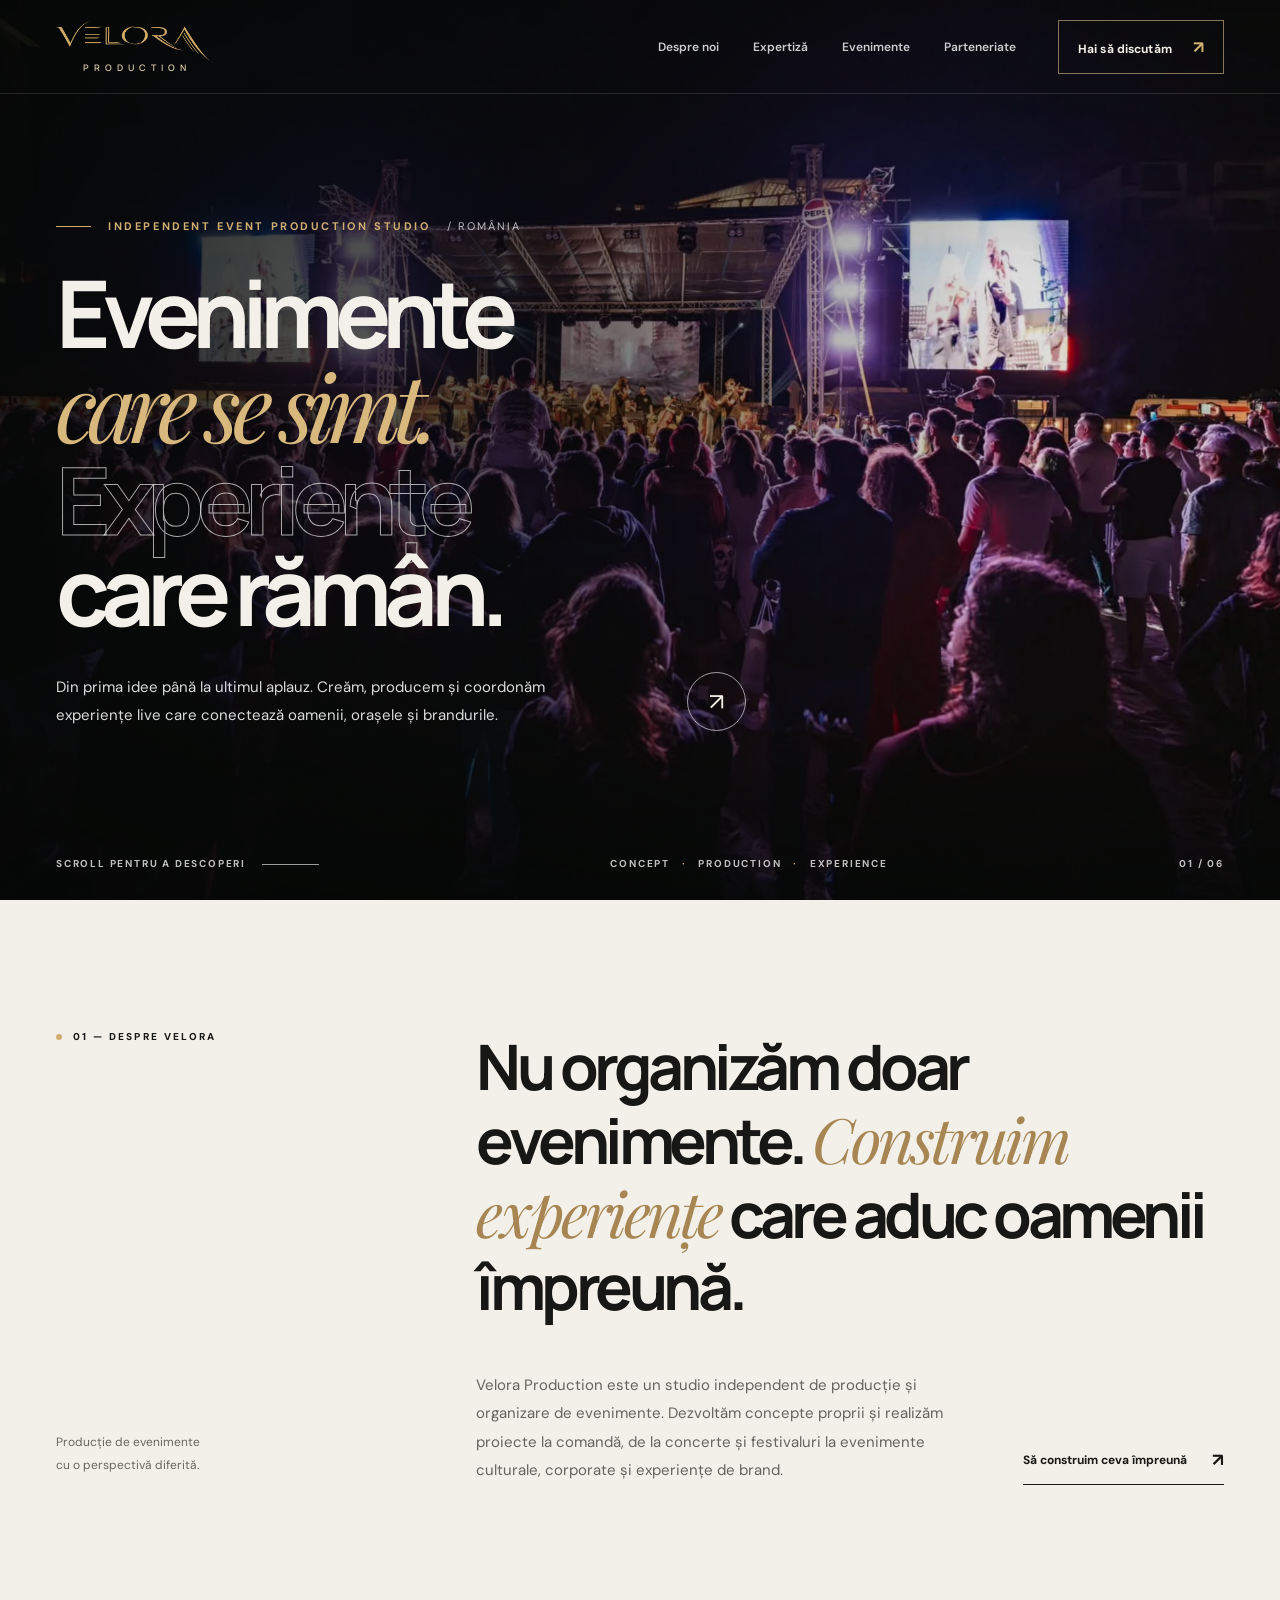
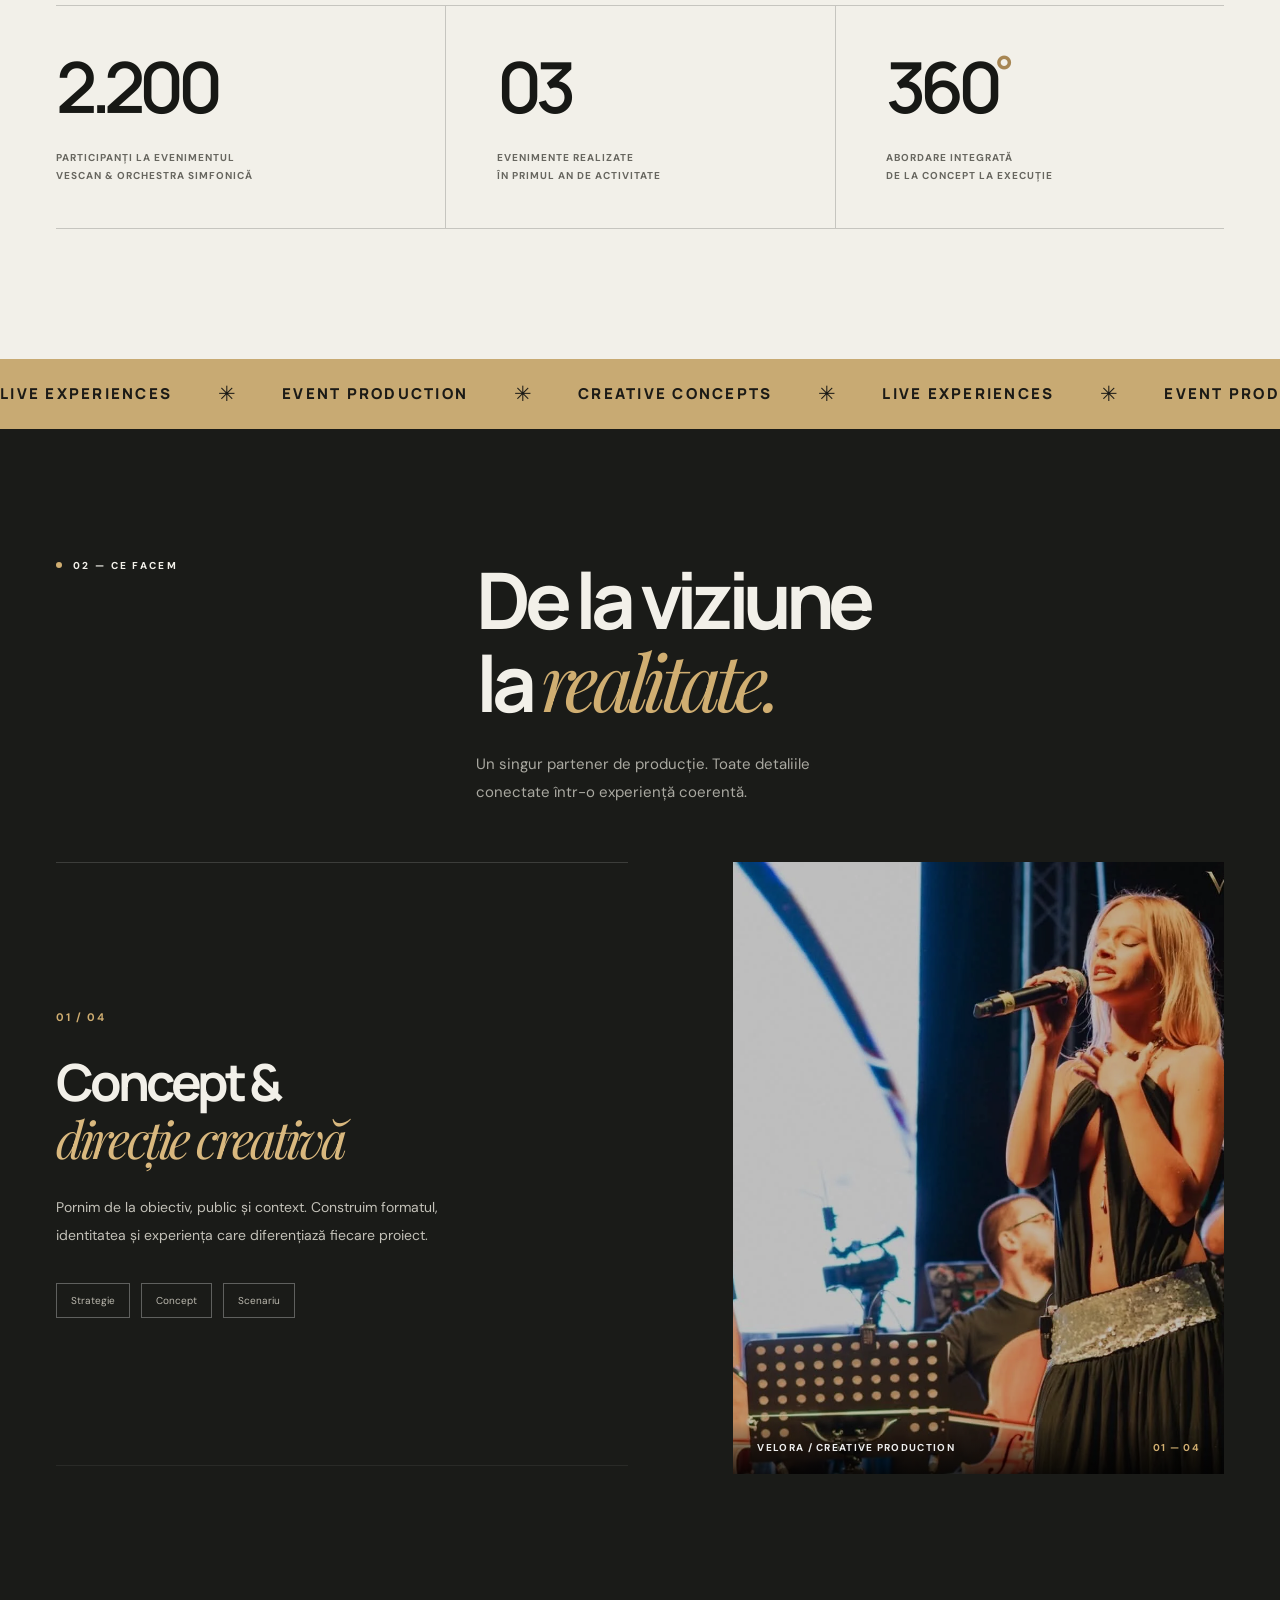
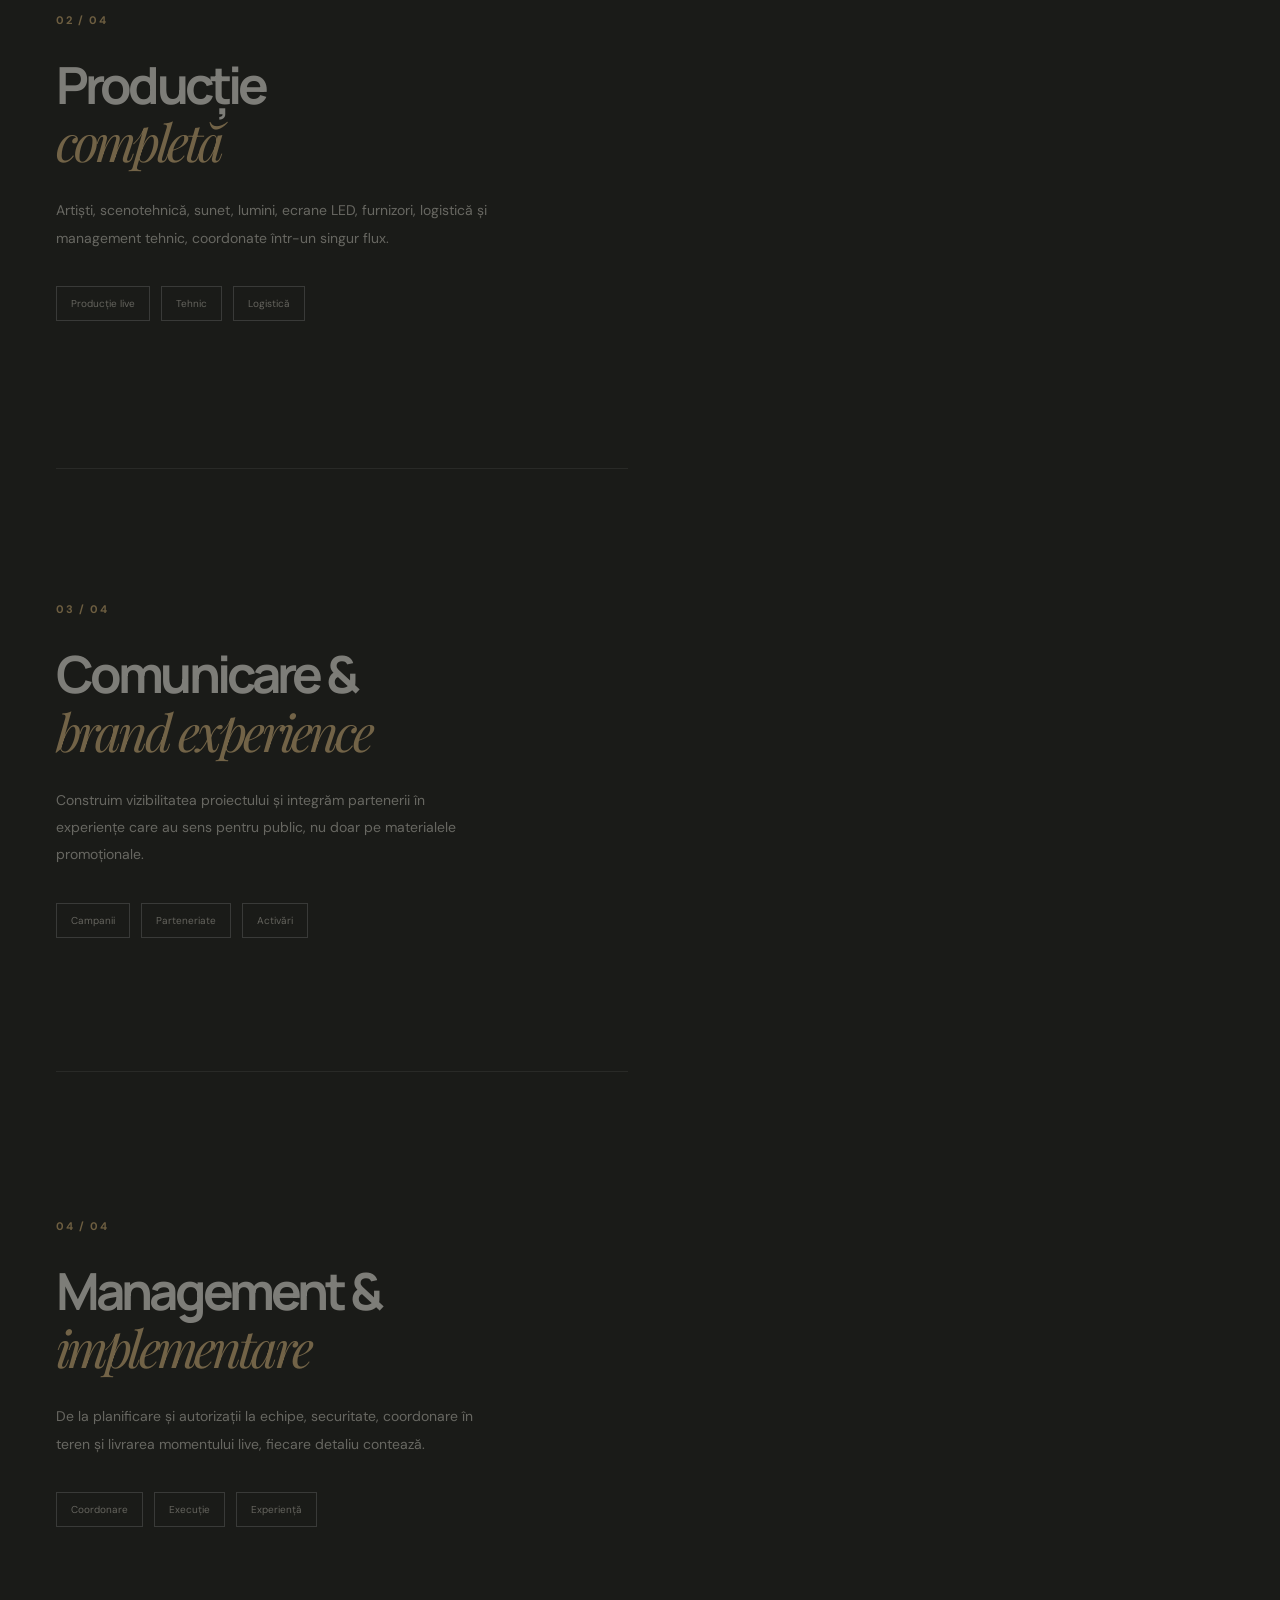
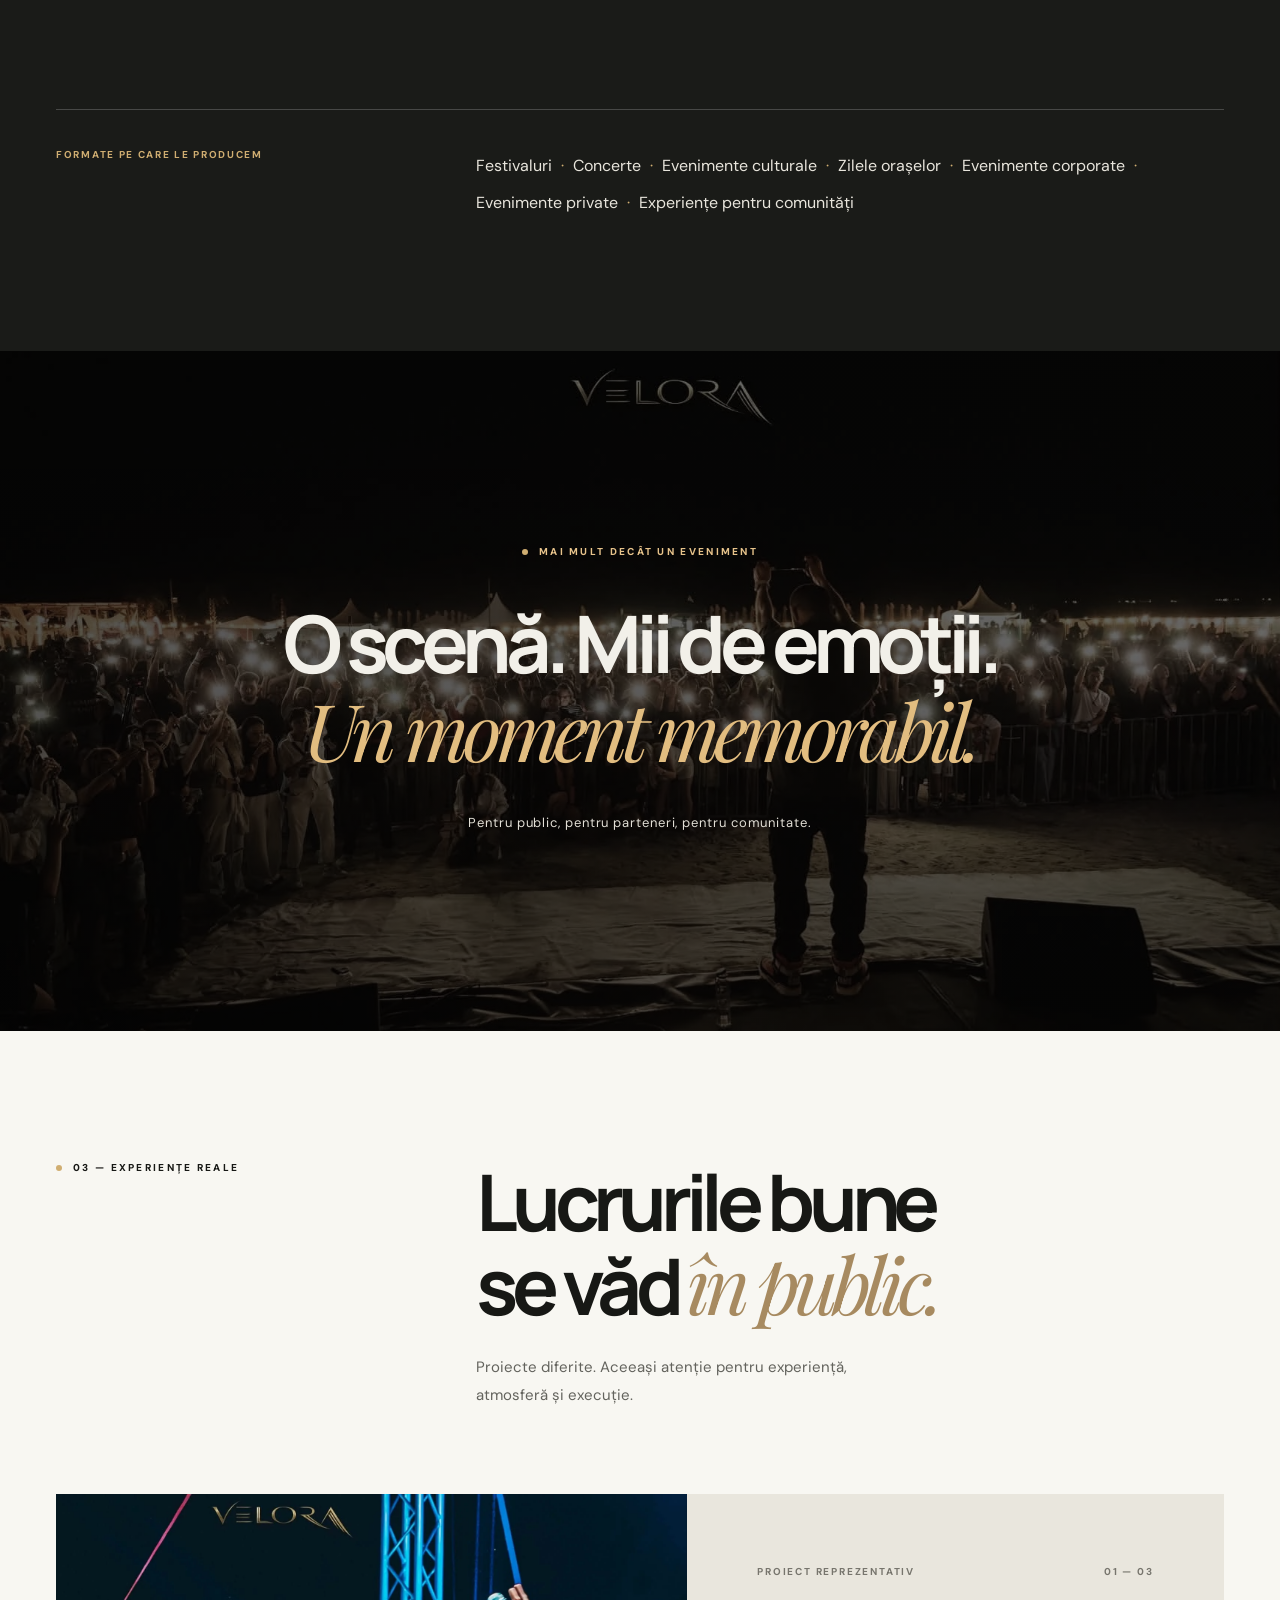
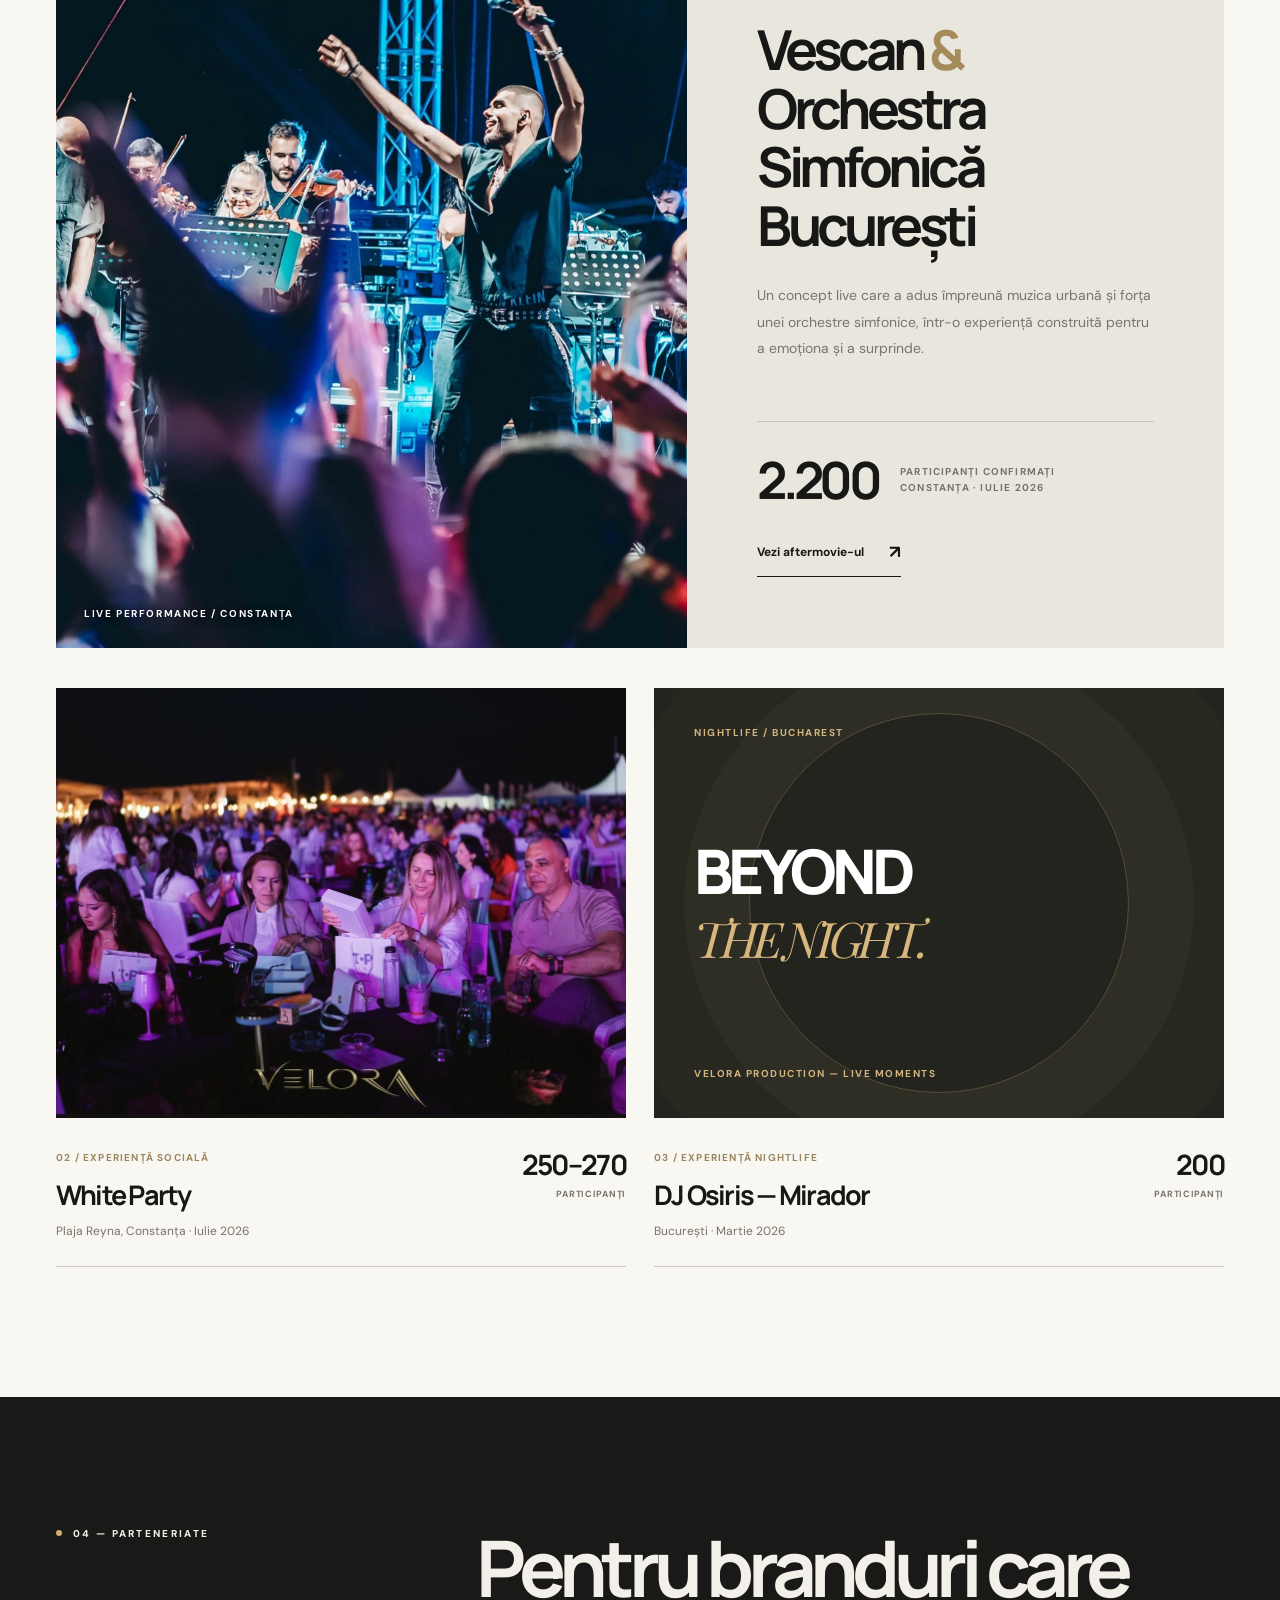
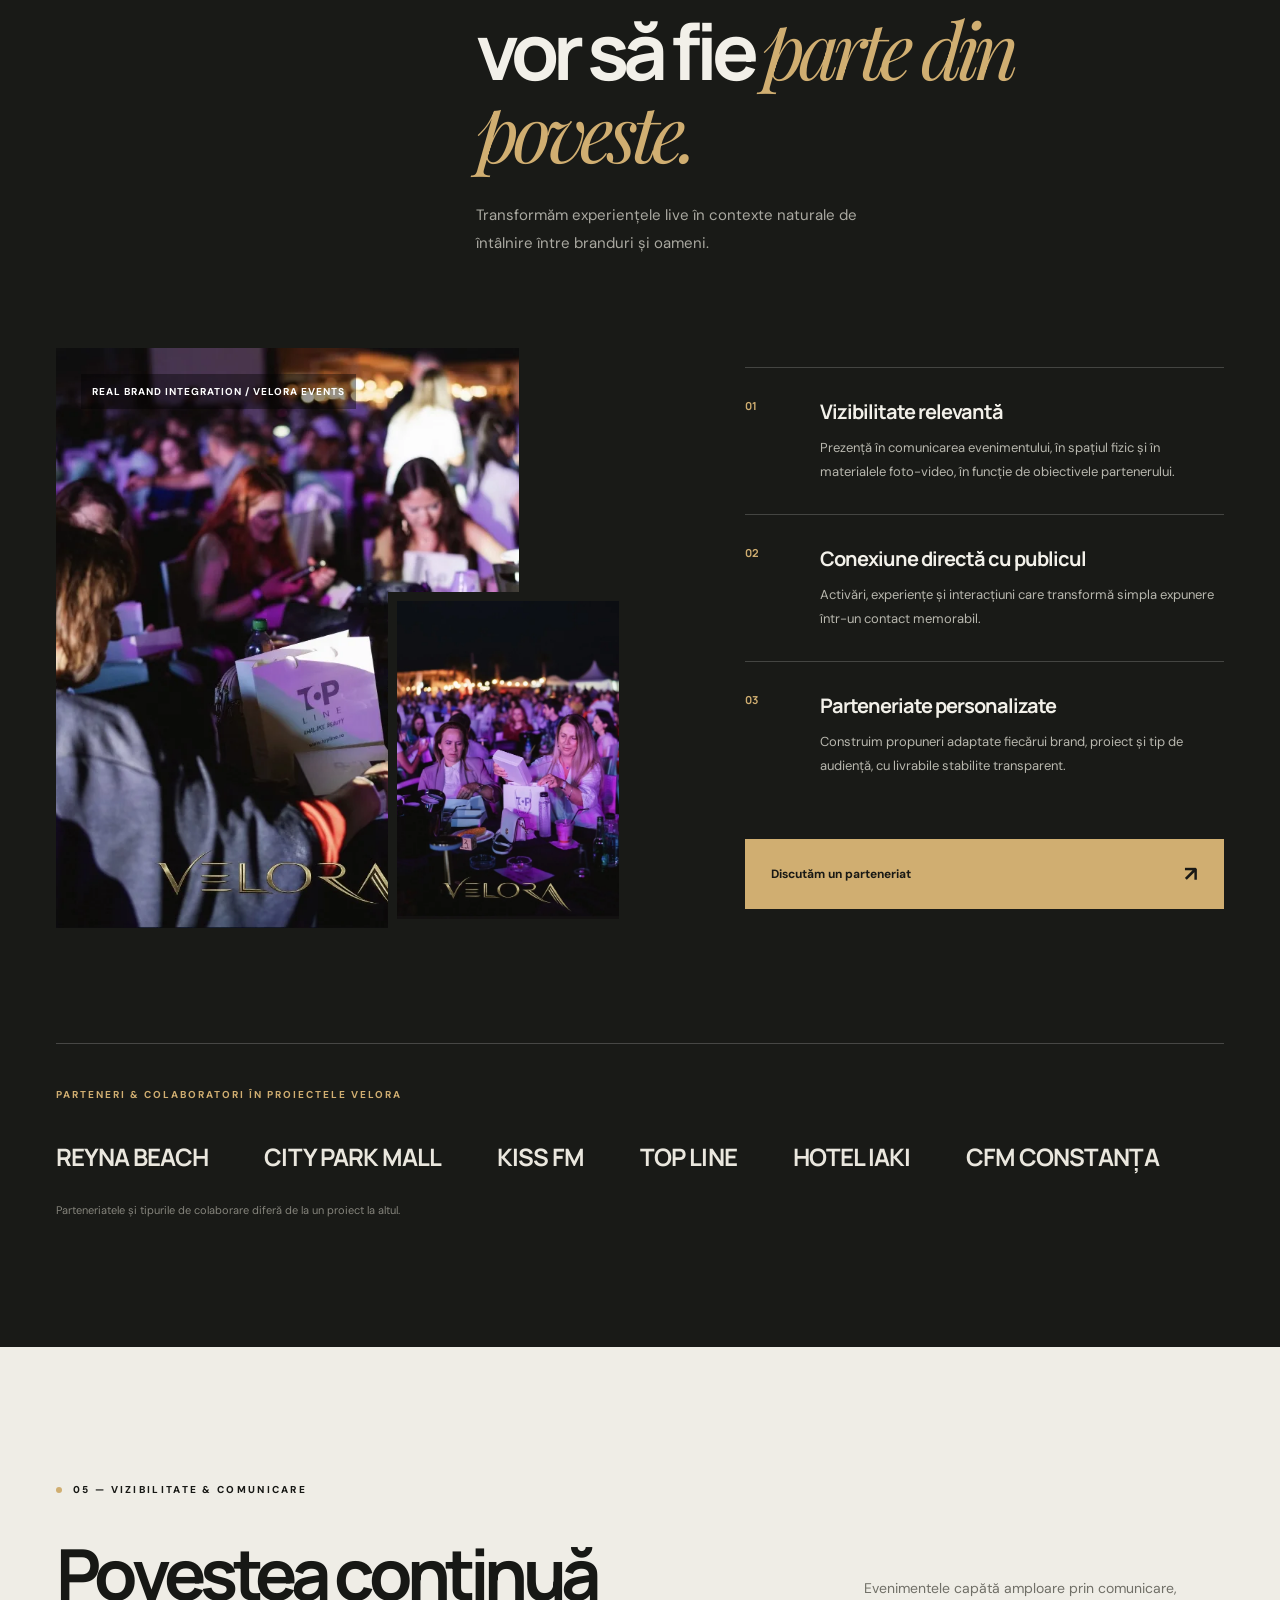
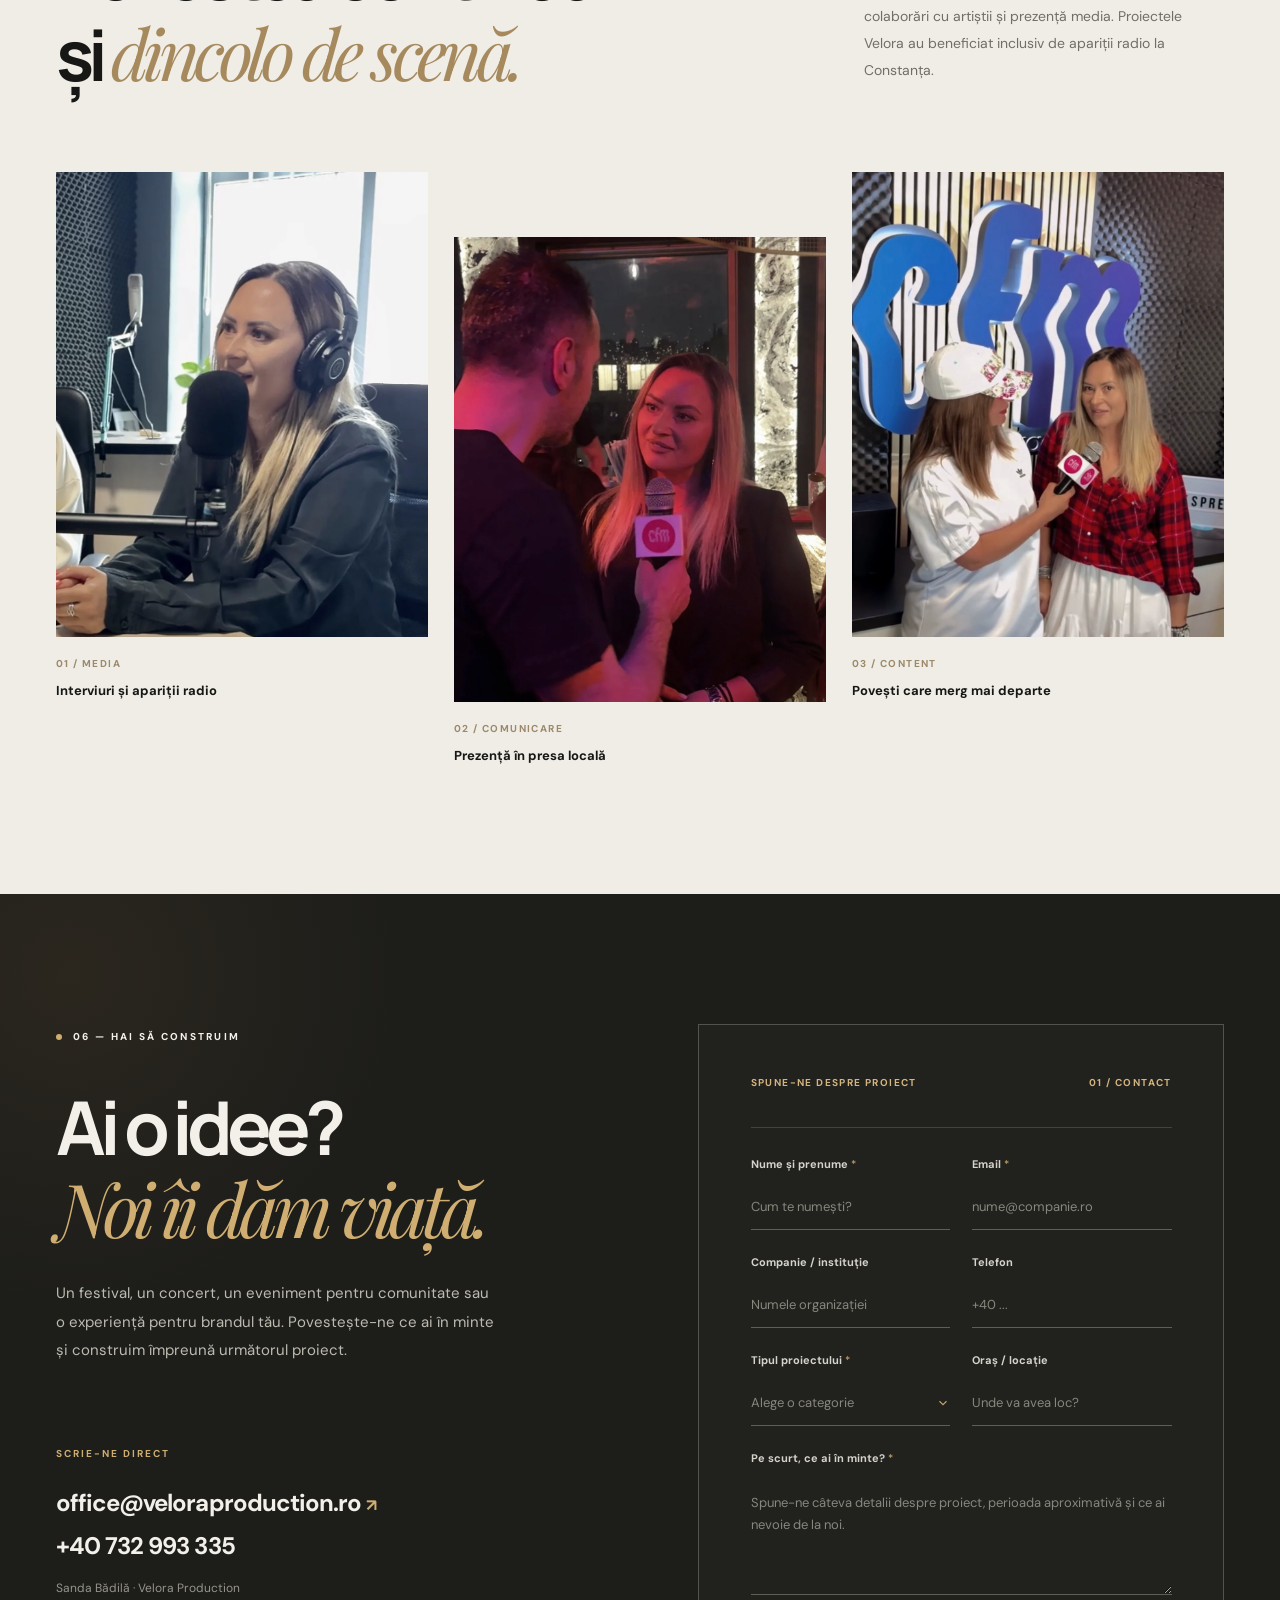
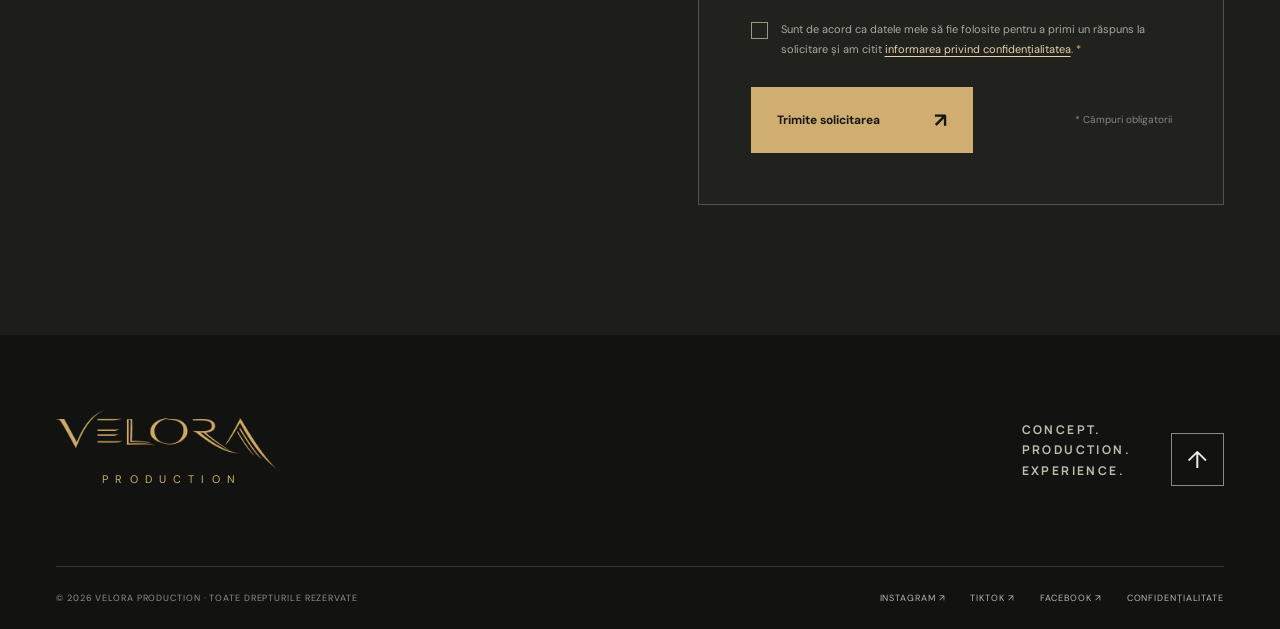
<file: index.html>
<!doctype html>
<html lang="ro">
<head>
  <meta charset="utf-8">
  <meta name="viewport" content="width=device-width, initial-scale=1">
  <meta name="theme-color" content="#141513">
  <meta name="description" content="Velora Production creează și produce experiențe live: festivaluri, concerte, evenimente culturale, corporate și activări de brand. De la concept până la ultimul detaliu.">
  <meta property="og:type" content="website">
  <meta property="og:title" content="Velora Production — Experiențe live, fără compromisuri">
  <meta property="og:description" content="Concept. Producție. Experiență. Evenimente create să rămână în memoria oamenilor.">
  <meta property="og:image" content="assets/social-preview.jpg">
  <meta name="color-scheme" content="dark light">
  <title>Velora Production — Producție de evenimente & experiențe live</title>
  <link rel="icon" href="favicon.svg" type="image/svg+xml">
  <link rel="preconnect" href="https://fonts.googleapis.com">
  <link rel="preconnect" href="https://fonts.gstatic.com" crossorigin>
  <link href="https://fonts.googleapis.com/css2?family=DM+Sans:wght@400;500;600;700&family=Manrope:wght@400;500;600;700;800&family=Playfair+Display:ital,wght@1,400;1,500&display=swap" rel="stylesheet">
  <link rel="preload" as="image" href="assets/hero.webp">
  <link rel="stylesheet" href="styles.css">
  <script defer src="script.js"></script>
</head>
<body>
  <a class="skip-link" href="#continut">Sari la conținut</a>
  <div class="site-progress" aria-hidden="true"><span id="progressBar"></span></div>
  <header class="site-header" id="siteHeader">
    <nav class="nav wrap" aria-label="Navigare principală">
      <a class="brand" href="#acasa" aria-label="Velora Production — Acasă"><img src="assets/logo-gold.png" alt="Velora" width="156" height="42"><span>PRODUCTION</span></a>
      <div class="nav-links" id="navLinks">
        <a href="#despre">Despre noi</a>
        <a href="#expertiza">Expertiză</a>
        <a href="#evenimente">Evenimente</a>
        <a href="#parteneriate">Parteneriate</a>
        <a href="#contact" class="nav-mobile-cta">Contactează-ne <span aria-hidden="true">↗</span></a>
      </div>
      <a class="nav-cta" href="#contact">Hai să discutăm <span aria-hidden="true">↗</span></a>
      <button class="menu-toggle" id="menuToggle" type="button" aria-label="Deschide meniul" aria-controls="navLinks" aria-expanded="false"><span></span><span></span></button>
    </nav>
  </header>

  <main id="continut">
    <section class="hero" id="acasa" aria-labelledby="heroTitle">
      <div class="hero-image" role="img" aria-label="Public la un eveniment muzical produs de Velora"></div>
      <div class="hero-vignette" aria-hidden="true"></div>
      <div class="hero-container wrap">
        <div class="hero-inner">
          <p class="eyebrow light"><span class="eyebrow-line"></span> INDEPENDENT EVENT PRODUCTION STUDIO <span class="eyebrow-index">/ ROMÂNIA</span></p>
          <h1 id="heroTitle" class="hero-title"><span class="hero-line">Evenimente</span><span class="hero-line"><em>care se simt.</em></span><span class="hero-line hero-outline">Experiențe</span><span class="hero-line">care rămân.</span></h1>
          <div class="hero-lead"><p>Din prima idee până la ultimul aplauz. Creăm, producem și coordonăm experiențe live care conectează oamenii, orașele și brandurile.</p><a href="#expertiza" class="round-arrow" aria-label="Descoperă serviciile noastre"><span aria-hidden="true">↗</span></a></div>
        </div>
      </div>
      <div class="hero-footer wrap"><span>SCROLL PENTRU A DESCOPERI <span class="scroll-line" aria-hidden="true"></span></span><span>CONCEPT <b>·</b> PRODUCTION <b>·</b> EXPERIENCE</span><span>01 / 06</span></div>
    </section>

    <section class="intro-section section-pad" id="despre" aria-labelledby="introTitle">
      <div class="wrap intro-grid">
        <div class="intro-aside reveal"><span class="section-marker"><i></i> 01 — DESPRE VELORA</span><p>Producție de evenimente<br>cu o perspectivă diferită.</p></div>
        <div class="intro-main reveal"><h2 id="introTitle">Nu organizăm doar evenimente. <em>Construim experiențe</em> care aduc oamenii împreună.</h2><div class="intro-bottom"><p>Velora Production este un studio independent de producție și organizare de evenimente. Dezvoltăm concepte proprii și realizăm proiecte la comandă, de la concerte și festivaluri la evenimente culturale, corporate și experiențe de brand.</p><a class="text-link" href="#contact">Să construim ceva împreună <span aria-hidden="true">↗</span></a></div></div>
      </div>
      <div class="wrap metrics reveal" aria-label="Date despre Velora"><div class="metric"><strong>2.200</strong><span>PARTICIPANȚI LA EVENIMENTUL<br>VESCAN & ORCHESTRA SIMFONICĂ</span></div><div class="metric"><strong>03</strong><span>EVENIMENTE REALIZATE<br>ÎN PRIMUL AN DE ACTIVITATE</span></div><div class="metric"><strong>360<span>°</span></strong><span>ABORDARE INTEGRATĂ<br>DE LA CONCEPT LA EXECUȚIE</span></div></div>
    </section>

    <div class="ticker" aria-hidden="true"><div class="ticker-track"><span>LIVE EXPERIENCES</span><b>✳</b><span>EVENT PRODUCTION</span><b>✳</b><span>CREATIVE CONCEPTS</span><b>✳</b><span>LIVE EXPERIENCES</span><b>✳</b><span>EVENT PRODUCTION</span><b>✳</b><span>CREATIVE CONCEPTS</span><b>✳</b></div></div>

    <section class="expertise section-pad" id="expertiza" aria-labelledby="expertiseTitle">
      <div class="wrap"><div class="section-head reveal"><span class="section-marker"><i></i> 02 — CE FACEM</span><div><h2 id="expertiseTitle">De la viziune<br>la <em>realitate.</em></h2><p>Un singur partener de producție. Toate detaliile conectate într-o experiență coerentă.</p></div></div></div>
      <div class="wrap expertise-layout">
        <div class="expertise-steps">
          <article class="service-step is-active" data-image="0"><span class="service-no">01 / 04</span><h3>Concept &<br><em>direcție creativă</em></h3><p>Pornim de la obiectiv, public și context. Construim formatul, identitatea și experiența care diferențiază fiecare proiect.</p><div class="service-tags"><span>Strategie</span><span>Concept</span><span>Scenariu</span></div></article>
          <article class="service-step" data-image="1"><span class="service-no">02 / 04</span><h3>Producție<br><em>completă</em></h3><p>Artiști, scenotehnică, sunet, lumini, ecrane LED, furnizori, logistică și management tehnic, coordonate într-un singur flux.</p><div class="service-tags"><span>Producție live</span><span>Tehnic</span><span>Logistică</span></div></article>
          <article class="service-step" data-image="2"><span class="service-no">03 / 04</span><h3>Comunicare &<br><em>brand experience</em></h3><p>Construim vizibilitatea proiectului și integrăm partenerii în experiențe care au sens pentru public, nu doar pe materialele promoționale.</p><div class="service-tags"><span>Campanii</span><span>Parteneriate</span><span>Activări</span></div></article>
          <article class="service-step" data-image="3"><span class="service-no">04 / 04</span><h3>Management &<br><em>implementare</em></h3><p>De la planificare și autorizații la echipe, securitate, coordonare în teren și livrarea momentului live, fiecare detaliu contează.</p><div class="service-tags"><span>Coordonare</span><span>Execuție</span><span>Experiență</span></div></article>
        </div>
        <div class="expertise-media" aria-hidden="true"><div class="expertise-screen"><img class="expertise-photo is-visible" src="assets/concert-vocalist.webp" alt="" loading="lazy"><img class="expertise-photo" src="assets/orchestra-backstage.webp" alt="" loading="lazy"><img class="expertise-photo" src="assets/activation.webp" alt="" loading="lazy"><img class="expertise-photo" src="assets/crowd-lights.webp" alt="" loading="lazy"><div class="screen-overlay"><span>VELORA / CREATIVE PRODUCTION</span><span class="image-number" id="imageNumber">01 — 04</span></div></div></div>
      </div>
      <div class="wrap categories reveal"><span>FORMATE PE CARE LE PRODUCEM</span><p>Festivaluri <b>·</b> Concerte <b>·</b> Evenimente culturale <b>·</b> Zilele orașelor <b>·</b> Evenimente corporate <b>·</b> Evenimente private <b>·</b> Experiențe pentru comunități</p></div>
    </section>

    <section class="statement" aria-label="Promisiunea Velora"><div class="statement-image" aria-hidden="true"></div><div class="statement-shade"></div><div class="statement-body wrap reveal"><span class="section-marker"><i></i> MAI MULT DECÂT UN EVENIMENT</span><h2>O scenă. Mii de emoții.<br><em>Un moment memorabil.</em></h2><p>Pentru public, pentru parteneri, pentru comunitate.</p></div></section>

    <section class="work section-pad" id="evenimente" aria-labelledby="workTitle">
      <div class="wrap"><div class="section-head section-head-dark reveal"><span class="section-marker"><i></i> 03 — EXPERIENȚE REALE</span><div><h2 id="workTitle">Lucrurile bune<br>se văd <em>în public.</em></h2><p>Proiecte diferite. Aceeași atenție pentru experiență, atmosferă și execuție.</p></div></div>
        <article class="case-feature reveal"><div class="case-photo"><img src="assets/concert-main.webp" alt="Artist pe scena concertului Vescan și Orchestra Simfonică București" loading="lazy"><span class="photo-stamp">LIVE PERFORMANCE / CONSTANȚA</span></div><div class="case-copy"><span class="case-index">PROIECT REPREZENTATIV <span>01 — 03</span></span><h3>Vescan <span>&</span><br>Orchestra<br>Simfonică<br>București</h3><p>Un concept live care a adus împreună muzica urbană și forța unei orchestre simfonice, într-o experiență construită pentru a emoționa și a surprinde.</p><div class="case-metric"><strong>2.200</strong><span>PARTICIPANȚI CONFIRMAȚI<br>CONSTANȚA · IULIE 2026</span></div><a href="https://www.instagram.com/p/DbQjcSQoRHF/" class="text-link" target="_blank" rel="noopener noreferrer">Vezi aftermovie-ul <span aria-hidden="true">↗</span></a></div></article>
        <div class="case-grid"><article class="case-small reveal"><div class="case-small-image"><img src="assets/white-party.webp" alt="Invitați la White Party, Plaja Reyna, Constanța" loading="lazy"></div><div class="case-small-meta"><div><span>02 / EXPERIENȚĂ SOCIALĂ</span><h3>White Party</h3><p>Plaja Reyna, Constanța · Iulie 2026</p></div><strong>250–270<small>PARTICIPANȚI</small></strong></div></article><article class="case-small reveal"><div class="case-small-graphic"><span class="osiris-circle"></span><span class="osiris-label">NIGHTLIFE / BUCHAREST</span><strong>BEYOND<br><em>THE NIGHT.</em></strong><span class="osiris-bottom">VELORA PRODUCTION — LIVE MOMENTS</span></div><div class="case-small-meta"><div><span>03 / EXPERIENȚĂ NIGHTLIFE</span><h3>DJ Osiris — Mirador</h3><p>București · Martie 2026</p></div><strong>200<small>PARTICIPANȚI</small></strong></div></article></div>
      </div>
    </section>

    <section class="partners section-pad" id="parteneriate" aria-labelledby="partnersTitle"><div class="wrap"><div class="section-head reveal"><span class="section-marker"><i></i> 04 — PARTENERIATE</span><div><h2 id="partnersTitle">Pentru branduri care<br>vor să fie <em>parte din poveste.</em></h2><p>Transformăm experiențele live în contexte naturale de întâlnire între branduri și oameni.</p></div></div><div class="partner-feature"><div class="partner-photos reveal"><div class="partner-photo-main"><img src="assets/activation.webp" alt="Produse și materiale Top Line integrate la un eveniment Velora" loading="lazy"></div><div class="partner-photo-sub"><img src="assets/white-party.webp" alt="Publicul la un eveniment Velora" loading="lazy"></div><span class="partner-photo-label">REAL BRAND INTEGRATION / VELORA EVENTS</span></div><div class="partner-points reveal"><div class="point"><span>01</span><div><h3>Vizibilitate relevantă</h3><p>Prezență în comunicarea evenimentului, în spațiul fizic și în materialele foto-video, în funcție de obiectivele partenerului.</p></div></div><div class="point"><span>02</span><div><h3>Conexiune directă cu publicul</h3><p>Activări, experiențe și interacțiuni care transformă simpla expunere într-un contact memorabil.</p></div></div><div class="point"><span>03</span><div><h3>Parteneriate personalizate</h3><p>Construim propuneri adaptate fiecărui brand, proiect și tip de audiență, cu livrabile stabilite transparent.</p></div></div><a href="#contact" class="btn-primary">Discutăm un parteneriat <span aria-hidden="true">↗</span></a></div></div>
        <div class="partner-names reveal"><span>PARTENERI & COLABORATORI ÎN PROIECTELE VELORA</span><div class="name-row"><span>REYNA BEACH</span><span>CITY PARK MALL</span><span>KISS FM</span><span>TOP LINE</span><span>HOTEL IAKI</span><span>CFM CONSTANȚA</span></div><p>Parteneriatele și tipurile de colaborare diferă de la un proiect la altul.</p></div>
      </div></section>

    <section class="press section-pad" aria-labelledby="pressTitle"><div class="wrap"><div class="press-header reveal"><div><span class="section-marker"><i></i> 05 — VIZIBILITATE & COMUNICARE</span><h2 id="pressTitle">Povestea continuă<br>și <em>dincolo de scenă.</em></h2></div><p>Evenimentele capătă amploare prin comunicare, colaborări cu artiștii și prezență media. Proiectele Velora au beneficiat inclusiv de apariții radio la Constanța.</p></div><div class="press-grid"><figure class="press-card reveal"><img src="assets/press-interview.webp" alt="Interviu radio asociat promovării evenimentelor Velora" loading="lazy"><figcaption><span>01 / MEDIA</span>Interviuri și apariții radio</figcaption></figure><figure class="press-card press-card-offset reveal"><img src="assets/press-radio.webp" alt="Interviu pentru presa locală" loading="lazy"><figcaption><span>02 / COMUNICARE</span>Prezență în presa locală</figcaption></figure><figure class="press-card reveal"><img src="assets/press-studio.webp" alt="Participare la o discuție în studio" loading="lazy"><figcaption><span>03 / CONTENT</span>Povești care merg mai departe</figcaption></figure></div></div></section>

    <section class="contact section-pad" id="contact" aria-labelledby="contactTitle"><div class="contact-glow" aria-hidden="true"></div><div class="wrap contact-layout"><div class="contact-copy reveal"><span class="section-marker"><i></i> 06 — HAI SĂ CONSTRUIM</span><h2 id="contactTitle">Ai o idee?<br><em>Noi îi dăm viață.</em></h2><p>Un festival, un concert, un eveniment pentru comunitate sau o experiență pentru brandul tău. Povestește-ne ce ai în minte și construim împreună următorul proiect.</p><div class="contact-direct"><span>SCRIE-NE DIRECT</span><a href="mailto:office@veloraproduction.ro">office@veloraproduction.ro <span aria-hidden="true">↗</span></a><a href="tel:+40732993335">+40 732 993 335</a><small>Sanda Bădilă · Velora Production</small></div></div>
        <div class="contact-form-shell reveal"><div class="form-head"><span>SPUNE-NE DESPRE PROIECT</span><span>01 / CONTACT</span></div>
          <form id="contactForm" action="https://formsubmit.co/ajax/office@veloraproduction.ro" method="POST" novalidate>
            <input type="hidden" name="_subject" value="Solicitare nouă — Site Velora Production">
            <input type="hidden" name="_template" value="table">
            <input type="hidden" name="_captcha" value="false">
            <div class="honeypot" aria-hidden="true"><label for="websiteField">Lasă acest câmp gol</label><input type="text" id="websiteField" name="_honey" tabindex="-1" autocomplete="off"></div>
            <div class="form-two"><div class="field"><label for="contactName">Nume și prenume <b>*</b></label><input type="text" id="contactName" name="nume" placeholder="Cum te numești?" required minlength="2" maxlength="100" autocomplete="name"></div><div class="field"><label for="contactEmail">Email <b>*</b></label><input type="email" id="contactEmail" name="email" placeholder="nume@companie.ro" required maxlength="160" autocomplete="email"></div></div>
            <div class="form-two"><div class="field"><label for="contactCompany">Companie / instituție</label><input type="text" id="contactCompany" name="companie" placeholder="Numele organizației" maxlength="140" autocomplete="organization"></div><div class="field"><label for="contactPhone">Telefon</label><input type="tel" id="contactPhone" name="telefon" placeholder="+40 ..." maxlength="30" autocomplete="tel"></div></div>
            <div class="form-two"><div class="field"><label for="contactType">Tipul proiectului <b>*</b></label><select id="contactType" name="tip_eveniment" required><option value="" disabled selected>Alege o categorie</option><option>Concert / festival</option><option>Eveniment pentru comunitate / primărie</option><option>Eveniment corporate</option><option>Activare de brand / sponsorizare</option><option>Eveniment privat</option><option>Alt tip de proiect</option></select></div><div class="field"><label for="contactCity">Oraș / locație</label><input type="text" id="contactCity" name="oras" placeholder="Unde va avea loc?" maxlength="120"></div></div>
            <div class="field"><label for="contactMessage">Pe scurt, ce ai în minte? <b>*</b></label><textarea id="contactMessage" name="mesaj" rows="4" required minlength="15" maxlength="3000" placeholder="Spune-ne câteva detalii despre proiect, perioada aproximativă și ce ai nevoie de la noi."></textarea></div>
            <label class="consent"><input type="checkbox" id="contactConsent" name="acord_contact" value="Da" required><span>Sunt de acord ca datele mele să fie folosite pentru a primi un răspuns la solicitare și am citit <a href="confidentialitate.html" target="_blank" rel="noopener noreferrer">informarea privind confidențialitatea</a>. <b>*</b></span></label>
            <div class="form-bottom"><button class="form-submit" type="submit" id="submitButton"><span>Trimite solicitarea</span><span aria-hidden="true">↗</span></button><span class="form-note">* Câmpuri obligatorii</span></div>
            <p class="form-status" id="formStatus" role="status" aria-live="polite" hidden></p>
          </form>
        </div>
      </div></section>
  </main>
  <footer class="footer"><div class="wrap"><div class="footer-top"><div class="footer-brand"><img src="assets/logo-gold.png" alt="Velora" width="225" height="62"><span>PRODUCTION</span></div><p>CONCEPT.<br>PRODUCTION.<br>EXPERIENCE.</p><a href="#acasa" class="back-top" aria-label="Înapoi sus">↑</a></div><div class="footer-bottom"><span>© <span id="year">2026</span> VELORA PRODUCTION · TOATE DREPTURILE REZERVATE</span><div><a href="https://www.instagram.com/veloraproduction/" target="_blank" rel="noopener noreferrer">INSTAGRAM ↗</a><a href="https://www.tiktok.com/@veloraproduction" target="_blank" rel="noopener noreferrer">TIKTOK ↗</a><a href="https://www.facebook.com/share/1CBaHQYUTv/" target="_blank" rel="noopener noreferrer">FACEBOOK ↗</a><a href="confidentialitate.html">CONFIDENȚIALITATE</a></div></div></div></footer>
</body>
</html>
</file>
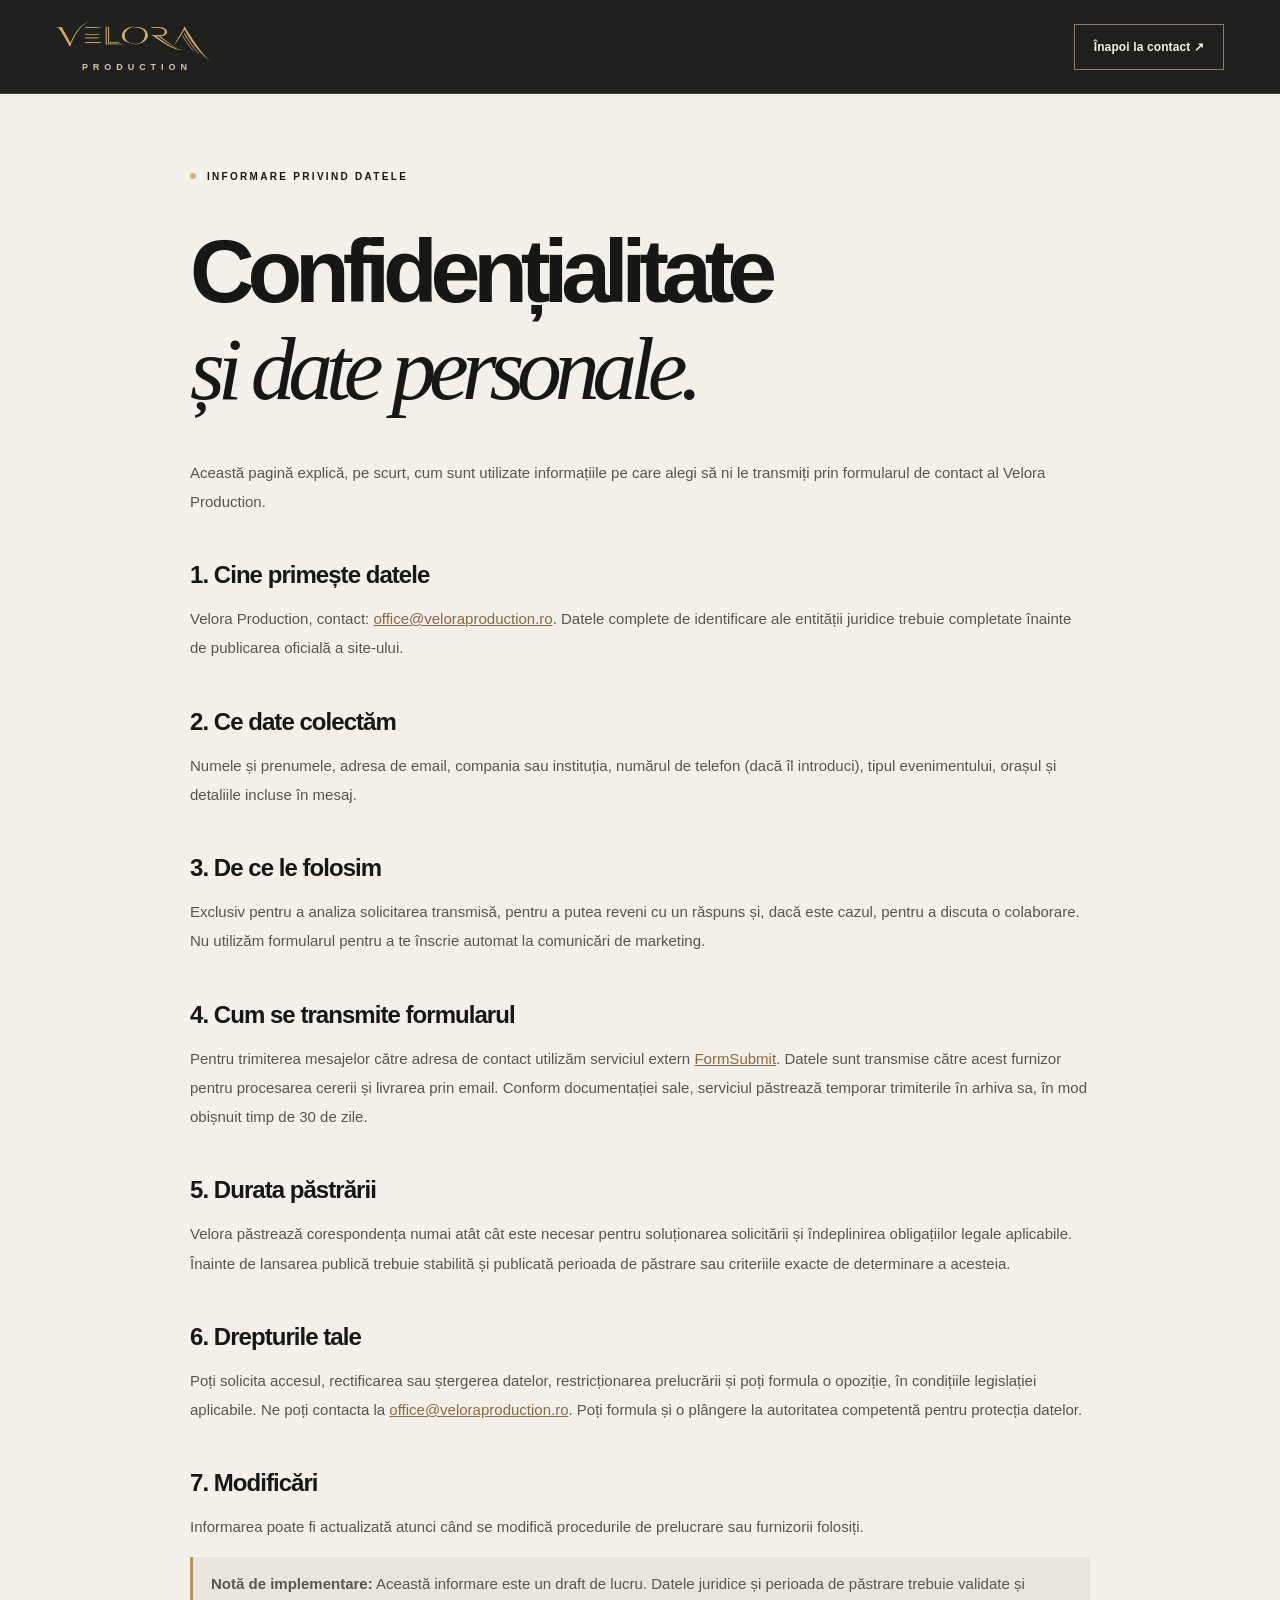
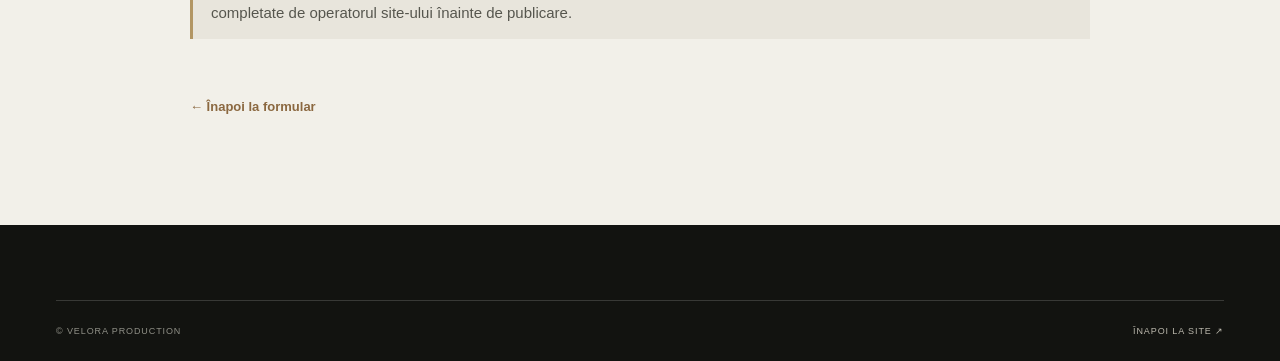
<file: confidentialitate.html>
<!doctype html>
<html lang="ro"><head><meta charset="utf-8"><meta name="viewport" content="width=device-width,initial-scale=1"><meta name="theme-color" content="#141513"><title>Confidențialitate — Velora Production</title><link rel="icon" href="favicon.svg" type="image/svg+xml"><link rel="stylesheet" href="styles.css"><style>.legal{min-height:85vh;padding:165px 0 110px;background:#f2f0e9;color:#171815}.legal .wrap{max-width:900px}.legal h1{font:700 clamp(3rem,7vw,5.8rem)/1.08 var(--display);letter-spacing:-.08em;margin:40px 0}.legal h2{font:700 24px var(--display);margin:45px 0 12px;letter-spacing:-.04em}.legal p,.legal li{font-size:15px;line-height:1.95;color:#56564e}.legal a{color:#8b6840;text-decoration:underline}.legal .note{border-left:3px solid #b29664;padding-left:18px;background:#e8e5dc;padding-block:12px;padding-right:15px}.legal .back-link{display:inline-block;margin-top:45px;font-weight:700;font-size:13px;text-decoration:none}@media(max-width:700px){.legal{padding:115px 0 70px}.legal h1{font-size:3rem}}</style></head>
<body><header class="site-header is-scrolled"><nav class="nav wrap" aria-label="Navigare"><a class="brand" href="index.html" aria-label="Velora — Acasă"><img src="assets/logo-gold.png" alt="Velora" width="156" height="42"><span>PRODUCTION</span></a><a class="nav-cta" href="index.html#contact">Înapoi la contact ↗</a></nav></header><main class="legal"><div class="wrap"><span class="section-marker"><i></i> INFORMARE PRIVIND DATELE</span><h1>Confidențialitate<br><em>și date personale.</em></h1><p>Această pagină explică, pe scurt, cum sunt utilizate informațiile pe care alegi să ni le transmiți prin formularul de contact al Velora Production.</p><h2>1. Cine primește datele</h2><p>Velora Production, contact: <a href="mailto:office@veloraproduction.ro">office@veloraproduction.ro</a>. Datele complete de identificare ale entității juridice trebuie completate înainte de publicarea oficială a site-ului.</p><h2>2. Ce date colectăm</h2><p>Numele și prenumele, adresa de email, compania sau instituția, numărul de telefon (dacă îl introduci), tipul evenimentului, orașul și detaliile incluse în mesaj.</p><h2>3. De ce le folosim</h2><p>Exclusiv pentru a analiza solicitarea transmisă, pentru a putea reveni cu un răspuns și, dacă este cazul, pentru a discuta o colaborare. Nu utilizăm formularul pentru a te înscrie automat la comunicări de marketing.</p><h2>4. Cum se transmite formularul</h2><p>Pentru trimiterea mesajelor către adresa de contact utilizăm serviciul extern <a href="https://formsubmit.co/" target="_blank" rel="noopener noreferrer">FormSubmit</a>. Datele sunt transmise către acest furnizor pentru procesarea cererii și livrarea prin email. Conform documentației sale, serviciul păstrează temporar trimiterile în arhiva sa, în mod obișnuit timp de 30 de zile.</p><h2>5. Durata păstrării</h2><p>Velora păstrează corespondența numai atât cât este necesar pentru soluționarea solicitării și îndeplinirea obligațiilor legale aplicabile. Înainte de lansarea publică trebuie stabilită și publicată perioada de păstrare sau criteriile exacte de determinare a acesteia.</p><h2>6. Drepturile tale</h2><p>Poți solicita accesul, rectificarea sau ștergerea datelor, restricționarea prelucrării și poți formula o opoziție, în condițiile legislației aplicabile. Ne poți contacta la <a href="mailto:office@veloraproduction.ro">office@veloraproduction.ro</a>. Poți formula și o plângere la autoritatea competentă pentru protecția datelor.</p><h2>7. Modificări</h2><p>Informarea poate fi actualizată atunci când se modifică procedurile de prelucrare sau furnizorii folosiți.</p><p class="note"><strong>Notă de implementare:</strong> Această informare este un draft de lucru. Datele juridice și perioada de păstrare trebuie validate și completate de operatorul site-ului înainte de publicare.</p><a class="back-link" href="index.html#contact">← Înapoi la formular</a></div></main><footer class="footer"><div class="wrap footer-bottom"><span>© VELORA PRODUCTION</span><a href="index.html">ÎNAPOI LA SITE ↗</a></div></footer></body></html>
</file>
<file: styles.css>
:root{--ink:#171815;--ink2:#21221e;--cream:#f2f0e9;--paper:#f8f7f2;--gold:#d0ae71;--gold2:#a88a59;--line:rgba(255,255,255,.18);--body:'DM Sans',sans-serif;--display:'Manrope',sans-serif;--serif:'Playfair Display',Georgia,serif}
*,*:before,*:after{box-sizing:border-box}html{scroll-behavior:smooth;scroll-padding-top:80px}body{margin:0;background:var(--ink);color:var(--cream);font-family:var(--body);-webkit-font-smoothing:antialiased}body.menu-open{overflow:hidden}::selection{background:var(--gold);color:#111}a{color:inherit;text-decoration:none}button,input,textarea,select{font:inherit}button{cursor:pointer}button:disabled{cursor:wait}img{max-width:100%;display:block}em{font-family:var(--serif);font-weight:400}.wrap{width:min(100% - 112px,1536px);margin-inline:auto}.section-pad{padding-block:130px}.skip-link{position:fixed;z-index:999;left:20px;top:-60px;background:white;color:black;padding:10px}.skip-link:focus{top:12px}.site-progress{position:fixed;top:0;left:0;right:0;height:2px;z-index:102;pointer-events:none}.site-progress span{height:100%;width:0;display:block;background:var(--gold)}
.site-header{position:fixed;inset:0 0 auto;z-index:100;border-bottom:1px solid rgba(255,255,255,.13);transition:background .4s,border .4s;--nav-h:93px}.site-header.is-scrolled,.site-header.menu-is-open{background:rgba(19,20,18,.94);backdrop-filter:blur(24px);-webkit-backdrop-filter:blur(24px);border-bottom-color:rgba(255,255,255,.12)}.nav{height:93px;display:flex;align-items:center;justify-content:space-between;gap:42px}.brand{width:157px;display:flex;flex-direction:column;align-items:center;flex:none}.brand img{width:157px;height:auto;max-height:54px;object-fit:contain}.brand>span{font:600 9px var(--display);letter-spacing:.55em;margin-left:.54em;line-height:1;color:#d5c6a7}.nav-links{display:flex;align-items:center;gap:clamp(20px,2.65vw,47px);margin-left:auto}.nav-links>a{font-size:12px;font-weight:600;color:rgba(255,255,255,.8);transition:color .2s}.nav-links>a:hover,.footer a:hover{color:var(--gold)}.nav-cta{font-size:12px;font-weight:700;letter-spacing:.01em;border:1px solid rgba(218,191,145,.6);padding:15px 19px;white-space:nowrap;transition:background .25s,color .25s}.nav-cta span{margin-left:18px;font-size:17px;color:var(--gold)}.nav-cta:hover{background:var(--gold);color:var(--ink)}.nav-cta:hover span{color:var(--ink)}.nav-links .nav-mobile-cta,.menu-toggle{display:none}
.hero{height:100svh;min-height:760px;position:relative;background:#11120f;overflow:hidden}.hero-image,.hero-vignette{position:absolute;inset:0}.hero-image{background-image:url('assets/hero.webp');background-size:cover;background-position:center 50%;transform:scale(1.075);animation:heroIn 2.2s cubic-bezier(.2,.65,.25,1) both;will-change:transform}.hero-vignette{background:linear-gradient(90deg,rgba(6,8,7,.89) 0%,rgba(6,8,7,.61) 42%,rgba(6,8,7,.12) 78%),linear-gradient(0deg,rgba(6,8,7,.74) 0%,transparent 22%,transparent 70%,rgba(6,8,7,.45) 100%)}.hero-container{height:100%;display:flex;align-items:center;position:relative;z-index:1;padding-top:99px;padding-bottom:100px}.hero-inner{width:100%;padding-top:40px}.eyebrow{font-size:11px;font-weight:700;letter-spacing:.235em;color:var(--gold);display:flex;gap:17px;align-items:center}.eyebrow-line{display:block;width:35px;height:1px;background:var(--gold)}.eyebrow-index{font-weight:400;letter-spacing:.18em;color:rgba(255,255,255,.7)}.hero-title{margin:34px 0 25px;font:700 clamp(4rem,7.3vw,8.3rem)/.98 var(--display);letter-spacing:-.085em;max-width:1080px}.hero-line{display:block;opacity:0;transform:translateY(35px);animation:rise .85s cubic-bezier(.2,.8,.2,1) forwards}.hero-line:nth-child(1){animation-delay:.18s}.hero-line:nth-child(2){animation-delay:.3s}.hero-line:nth-child(3){animation-delay:.43s}.hero-line:nth-child(4){animation-delay:.55s}.hero-line em{font-family:var(--serif);font-weight:400;letter-spacing:-.09em;color:#d9b87e}.hero-outline{-webkit-text-stroke:1px rgba(255,255,255,.65);color:transparent}.hero-lead{display:flex;align-items:center;justify-content:space-between;width:min(690px,100%);gap:55px;margin-top:35px;opacity:0;animation:rise .8s .95s forwards}.hero-lead p{margin:0;max-width:490px;font-size:15px;line-height:1.9;color:rgba(255,255,255,.86)}.round-arrow{width:59px;height:59px;border:1px solid rgba(255,255,255,.6);border-radius:50%;flex:none;display:grid;place-items:center;font-size:24px;transition:all .2s}.round-arrow:hover{background:var(--gold);border-color:var(--gold);color:var(--ink);transform:rotate(45deg)}.hero-footer{position:absolute;inset:auto 0 30px;z-index:2;display:flex;align-items:center;justify-content:space-between;color:rgba(255,255,255,.75);font-size:10px;letter-spacing:.18em;font-weight:700}.hero-footer b{color:var(--gold);padding:0 8px}.scroll-line{display:inline-block;height:1px;width:57px;margin-left:12px;vertical-align:middle;background:rgba(255,255,255,.6)}@keyframes rise{to{opacity:1;transform:translateY(0)}}@keyframes heroIn{from{transform:scale(1.16);filter:brightness(.6)}to{transform:scale(1.075);filter:brightness(1)}}
.section-marker{display:inline-flex;align-items:center;gap:11px;font-size:10px;font-weight:800;letter-spacing:.23em}.section-marker i{width:6px;height:6px;display:block;background:var(--gold);border-radius:50%}.intro-section{background:var(--cream);color:var(--ink)}.intro-grid{display:grid;grid-template-columns:29% 1fr;gap:7%}.intro-aside{display:flex;flex-direction:column;justify-content:space-between;padding-bottom:8px}.intro-aside p{margin:0;font-size:12px;line-height:1.9;color:#66665e}.intro-main h2{font:700 clamp(2.8rem,4.9vw,5.5rem)/1.15 var(--display);letter-spacing:-.072em;max-width:970px;margin:0}.intro-main h2 em{font-weight:400;color:#a78653;letter-spacing:-.055em}.intro-bottom{display:flex;justify-content:space-between;gap:55px;margin-top:48px;align-items:flex-end}.intro-bottom p{max-width:600px;font-size:15px;color:#64635d;line-height:1.9;margin:0}.text-link{display:inline-flex;align-items:center;gap:25px;padding-bottom:12px;border-bottom:1px solid currentColor;font-size:12px;font-weight:700;white-space:nowrap;transition:color .2s,gap .2s}.text-link:hover{color:var(--gold2);gap:34px}.text-link span{font-size:18px}.metrics{display:grid;grid-template-columns:repeat(3,1fr);margin-top:120px;border-top:1px solid #c6c5bf;border-bottom:1px solid #c6c5bf}.metric{display:flex;flex-direction:column;gap:28px;padding:45px 0 42px}.metric:not(:first-child){padding-left:13%;border-left:1px solid #c6c5bf}.metric strong{font:600 clamp(3.4rem,5.5vw,6.1rem)/1 var(--display);letter-spacing:-.09em}.metric strong span{font-size:.55em;color:#a78653;vertical-align:top}.metric>span{font-size:10px;font-weight:700;letter-spacing:.1em;line-height:1.85;color:#67665f}
.ticker{overflow:hidden;background:#c8aa73;color:#1b1a16;border-block:1px solid #c8aa73;padding-block:20px}.ticker-track{display:flex;align-items:center;gap:46px;white-space:nowrap;width:max-content;animation:ticker 34s linear infinite}.ticker-track span{font:800 15px var(--display);letter-spacing:.15em}.ticker-track b{font-size:21px;font-weight:400}@keyframes ticker{to{transform:translateX(-50%)}}
.expertise{background:#1a1b18}.section-head{display:grid;grid-template-columns:29% 1fr;gap:7%;align-items:start}.section-head h2{margin:0;font:700 clamp(3.5rem,6.1vw,7rem)/1.04 var(--display);letter-spacing:-.081em}.section-head h2 em,.press h2 em{font-weight:400;color:var(--gold)}.section-head>div>p{font-size:15px;line-height:1.85;color:#aaa9a1;max-width:410px;margin:28px 0 0}.expertise-layout{display:grid;grid-template-columns:49% 1fr;gap:9%;margin-top:55px;align-items:stretch}.expertise-steps{min-width:0}.service-step{min-height:67vh;display:flex;flex-direction:column;justify-content:center;padding:70px 0;border-top:1px solid rgba(255,255,255,.15);opacity:.46;transition:opacity .4s}.service-step.is-active{opacity:1}.service-no{font-size:11px;letter-spacing:.15em;color:var(--gold);font-weight:700}.service-step h3{font:700 clamp(2.6rem,4vw,4.8rem)/1.13 var(--display);letter-spacing:-.075em;margin:29px 0 25px}.service-step h3 em{font-weight:400;color:#d9b87e}.service-step>p{font-size:14px;line-height:1.95;max-width:440px;color:#c3c1b8;margin:0}.service-tags{display:flex;gap:11px;flex-wrap:wrap;margin-top:34px}.service-tags span{border:1px solid rgba(255,255,255,.3);font-size:10px;padding:10px 14px;color:#bcb9af}.expertise-media{position:relative}.expertise-screen{position:sticky;top:calc(50vh - 34vh);height:68vh;min-height:440px;margin-top:0;overflow:hidden;background:#35352e}.expertise-photo{position:absolute;width:100%;height:100%;inset:0;object-fit:cover;opacity:0;transform:scale(1.065);filter:brightness(.76);transition:opacity .75s ease,transform 1.6s cubic-bezier(.18,.7,.16,1)}.expertise-photo.is-visible{opacity:1;transform:scale(1)}.expertise-photo:nth-child(1){object-position:center 30%}.expertise-photo:nth-child(3){object-position:center 42%}.screen-overlay{position:absolute;inset:auto 0 0;padding:20px 24px;background:linear-gradient(0deg,rgba(0,0,0,.77),transparent);display:flex;justify-content:space-between;align-items:end;font-size:10px;letter-spacing:.13em;font-weight:700;color:#eee}.image-number{color:var(--gold)}.categories{display:grid;grid-template-columns:29% 1fr;gap:7%;border-top:1px solid rgba(255,255,255,.2);padding-top:38px;margin-top:35px}.categories span{font-size:10px;letter-spacing:.17em;color:var(--gold);font-weight:700}.categories p{font-size:16px;line-height:2.3;margin:0;color:#e8e5dc}.categories b{color:var(--gold);font-weight:400;padding-inline:5px}
.statement{height:680px;display:flex;align-items:center;justify-content:center;text-align:center;position:relative;isolation:isolate;overflow:hidden}.statement-image,.statement-shade{position:absolute;inset:0;z-index:-1}.statement-image{background:url('assets/crowd-lights.webp') center 48%/cover no-repeat;filter:grayscale(.45)}.statement-shade{background:linear-gradient(90deg,rgba(0,0,0,.62),rgba(0,0,0,.55)),linear-gradient(0deg,rgba(0,0,0,.24),transparent)}.statement .section-marker{color:#e7c38b}.statement-body h2{font:700 clamp(3.2rem,6.2vw,7.4rem)/1.1 var(--display);letter-spacing:-.077em;margin:39px auto;max-width:1250px}.statement-body h2 em{color:#e2bd80}.statement-body p{font-size:13px;letter-spacing:.07em;color:#e2dfd6}
.work{background:var(--paper);color:var(--ink)}.section-head-dark h2 em{color:#a78a60}.section-head-dark>div>p{color:#63635d}.case-feature{display:grid;grid-template-columns:54% 46%;margin-top:85px;background:#e9e6dd;min-height:720px}.case-photo{height:100%;min-height:720px;position:relative;overflow:hidden;background:#282725}.case-photo img{width:100%;height:100%;object-fit:cover;object-position:center 33%;transition:transform 1.3s}.case-feature:hover .case-photo img,.case-small:hover img{transform:scale(1.035)}.photo-stamp{position:absolute;left:28px;bottom:28px;font-size:10px;letter-spacing:.16em;color:white;font-weight:700;text-shadow:0 1px 9px #000}.case-copy{padding:clamp(35px,5.5vw,80px);display:flex;flex-direction:column}.case-index{font-size:10px;letter-spacing:.18em;color:#77756d;font-weight:700;display:flex;justify-content:space-between}.case-copy h3{font:700 clamp(2.9rem,4.3vw,5.6rem)/1.07 var(--display);letter-spacing:-.083em;margin:42px 0 27px}.case-copy h3 span{color:#a58b5a}.case-copy>p{font-size:14px;line-height:1.9;color:#77766e;margin:0;max-width:470px}.case-metric{display:flex;align-items:center;gap:22px;border-top:1px solid #c7c4b9;margin-top:auto;padding-top:32px;padding-bottom:35px}.case-metric strong{font:700 clamp(2.8rem,4vw,4.7rem)/1 var(--display);letter-spacing:-.09em}.case-metric>span{font-size:10px;letter-spacing:.12em;font-weight:700;line-height:1.6;color:#77736a}.case-copy .text-link{align-self:flex-start}.case-grid{display:grid;grid-template-columns:1fr 1fr;gap:28px;margin-top:40px}.case-small-image,.case-small-graphic{height:430px;overflow:hidden;position:relative}.case-small-image img{height:100%;width:100%;object-fit:cover;object-position:center;transition:transform 1.3s}.case-small-graphic{background:#24241f;display:flex;flex-direction:column;justify-content:space-between;padding:38px 40px;color:white;isolation:isolate}.osiris-circle{position:absolute;z-index:-1;width:380px;height:380px;border:1px solid rgba(215,185,117,.28);border-radius:50%;left:50%;top:50%;transform:translate(-50%,-50%);box-shadow:0 0 0 65px rgba(215,185,117,.035),0 0 0 145px rgba(215,185,117,.025)}.osiris-label,.osiris-bottom{font-size:10px;font-weight:700;letter-spacing:.15em;color:#d2b581}.case-small-graphic strong{font:800 clamp(3.1rem,4.8vw,6.2rem)/1.04 var(--display);letter-spacing:-.085em}.case-small-graphic strong em{font-size:.8em;font-weight:400;color:#d8b77d}.case-small-meta{display:flex;justify-content:space-between;gap:20px;padding:27px 0;border-bottom:1px solid #cecbc3}.case-small-meta div>span{font-size:10px;letter-spacing:.12em;font-weight:700;color:#9b8661}.case-small-meta h3{font:700 27px var(--display);letter-spacing:-.065em;margin:10px 0}.case-small-meta p{font-size:12px;color:#77736a;margin:0}.case-small-meta>strong{font:700 28px var(--display);letter-spacing:-.06em;white-space:nowrap;text-align:right}.case-small-meta small{display:block;font:700 9px var(--body);letter-spacing:.08em;margin-top:5px;color:#77736a}
.partners{background:#191a17}.partner-feature{display:grid;grid-template-columns:1.05fr .88fr;gap:10%;align-items:center;margin-top:90px}.partner-photos{display:grid;grid-template-columns:1fr 42%;grid-template-rows:160px minmax(280px,420px) 0;align-items:end;position:relative}.partner-photo-main{grid-column:1 / 3;grid-row:1 / 3;align-self:stretch;margin-right:19%;overflow:hidden}.partner-photo-main img{height:100%;width:100%;object-fit:cover}.partner-photo-sub{grid-column:2;grid-row:2 / 4;align-self:end;position:relative;z-index:1;height:80%;border:9px solid #191a17;overflow:hidden}.partner-photo-sub img{height:100%;width:100%;object-fit:cover}.partner-photo-label{position:absolute;top:26px;left:25px;color:white;font-size:10px;letter-spacing:.1em;font-weight:700;background:rgba(0,0,0,.4);padding:11px}.partner-points{align-self:center}.point{display:grid;grid-template-columns:55px 1fr;gap:20px;padding:30px 0;border-top:1px solid rgba(255,255,255,.19)}.point>span{font:700 11px var(--display);color:var(--gold)}.point h3{font:700 20px var(--display);letter-spacing:-.05em;margin:0 0 11px}.point p{font-size:13px;line-height:1.85;color:#b8b7ae;margin:0}.btn-primary{display:flex;align-items:center;justify-content:space-between;background:var(--gold);color:#191915;font:700 12px var(--body);padding:21px 26px;gap:70px;margin-top:31px;transition:background .25s,transform .25s}.btn-primary:hover{background:#ebcc91;transform:translateY(-2px)}.btn-primary span{font-size:21px}.partner-names{border-top:1px solid rgba(255,255,255,.2);margin-top:115px;padding-top:38px}.partner-names>span{font-size:10px;letter-spacing:.2em;color:var(--gold);font-weight:700}.name-row{margin-top:37px;display:flex;flex-wrap:wrap;gap:24px 56px;align-items:center}.name-row span{font:700 clamp(16px,1.9vw,24px) var(--display);letter-spacing:-.04em;color:#eae7de}.partner-names p{font-size:11px;color:#85847c;margin:30px 0 0}
.press{background:#efede6;color:var(--ink)}.press-header{display:flex;justify-content:space-between;gap:80px;align-items:end}.press-header h2{font:700 clamp(3.4rem,5.5vw,6.3rem)/1.12 var(--display);letter-spacing:-.08em;margin:36px 0 0}.press h2 em{color:#a68a5e}.press-header>p{max-width:360px;font-size:14px;line-height:1.95;color:#706f67;margin:0 0 9px}.press-grid{display:grid;grid-template-columns:1fr 1fr 1fr;gap:26px;margin-top:78px}.press-card{margin:0;min-width:0}.press-card img{width:100%;height:465px;object-fit:cover;object-position:center 38%;filter:saturate(.77);transition:filter .4s}.press-card:hover img{filter:saturate(1)}.press-card-offset{margin-top:65px}.press-card figcaption{display:flex;flex-direction:column;gap:12px;padding-top:20px;font-size:13px;font-weight:700}.press-card figcaption span{font-size:10px;font-weight:700;letter-spacing:.14em;color:#9b8969}
.contact{position:relative;overflow:hidden;background:#1d1d1a}.contact-glow{position:absolute;width:700px;height:700px;left:-280px;top:-270px;border-radius:50%;background:radial-gradient(circle,rgba(185,139,80,.09),transparent 67%);pointer-events:none}.contact-layout{position:relative;display:grid;grid-template-columns:46% 1fr;gap:9%}.contact-copy h2{font:700 clamp(3.6rem,5.8vw,7rem)/1.09 var(--display);letter-spacing:-.083em;margin:42px 0 29px}.contact-copy h2 em{color:var(--gold)}.contact-copy>p{font-size:15px;color:#bdbab1;line-height:1.9;max-width:445px}.contact-direct{display:flex;flex-direction:column;gap:12px;margin-top:82px}.contact-direct>span{font-size:10px;letter-spacing:.2em;color:var(--gold);font-weight:700;margin-bottom:15px}.contact-direct a{font-size:clamp(17px,1.9vw,24px);font-weight:700;letter-spacing:-.04em;word-break:break-word}.contact-direct a span{font-size:17px;color:var(--gold)}.contact-direct small{font-size:12px;color:#97958b;margin-top:7px}.contact-form-shell{border:1px solid rgba(255,255,255,.22);padding:clamp(25px,4vw,55px);background:rgba(255,255,255,.018)}.form-head{display:flex;justify-content:space-between;gap:12px;font-size:10px;font-weight:700;letter-spacing:.14em;color:#d4b47f;padding-bottom:38px;border-bottom:1px solid rgba(255,255,255,.15)}#contactForm{padding-top:29px}.form-two{display:grid;grid-template-columns:1fr 1fr;gap:22px}.field{margin-bottom:25px}.field label{display:block;font-size:11px;font-weight:700;color:#d5d3ca;margin-bottom:13px}.field label b,.consent b{font-weight:400;color:var(--gold)}.field input,.field select,.field textarea{display:block;width:100%;border:0;border-bottom:1px solid #5f5e55;border-radius:0;padding:14px 0;color:#fff;background:transparent;outline:none;transition:border-color .2s,box-shadow .2s;font:400 13px var(--body)}.field input::placeholder,.field textarea::placeholder{color:#88877e}.field textarea{resize:vertical;min-height:104px;line-height:1.7}.field select{appearance:none;background-image:url("data:image/svg+xml,%3Csvg xmlns='http://www.w3.org/2000/svg' width='14' height='14' viewBox='0 0 24 24' fill='none' stroke='%23c4a66a' stroke-width='2'%3E%3Cpath d='m6 9 6 6 6-6'/%3E%3C/svg%3E");background-repeat:no-repeat;background-position:100% 52%;padding-right:19px}.field select:invalid{color:#88877e}.field select option{color:#191916;background:#f1efe8}.field input:focus,.field select:focus,.field textarea:focus{border-bottom-color:var(--gold)}.field input[aria-invalid="true"],.field select[aria-invalid="true"],.field textarea[aria-invalid="true"]{border-color:#edaa8e}.consent{display:flex;gap:13px;cursor:pointer;margin:6px 0 27px;font-size:11px;color:#aaa99f;line-height:1.8}.consent input{appearance:none;width:17px;height:17px;border:1px solid #9c977f;flex:none;margin:2px 0 0;position:relative;cursor:pointer}.consent input:checked{background:var(--gold);border-color:var(--gold)}.consent input:checked::after{content:'✓';position:absolute;color:#1d1d1a;font-size:13px;left:3px;top:-4px}.consent input:focus-visible{outline:2px solid var(--gold);outline-offset:3px}.consent a{color:#e8d2ad;text-decoration:underline;text-underline-offset:3px}.form-bottom{display:flex;align-items:center;justify-content:space-between;gap:22px}.form-submit{display:flex;justify-content:space-between;align-items:center;gap:54px;background:var(--gold);border:1px solid var(--gold);padding:19px 25px;font-weight:700;font-size:12px;color:#161714;transition:background .2s}.form-submit:hover{background:#f3d398}.form-submit:disabled{opacity:.7}.form-submit span:last-child{font-size:20px}.form-note{font-size:10px;color:#89877e}.form-status{font-size:13px;line-height:1.6;margin:23px 0 0;padding:14px;border-left:3px solid var(--gold);background:rgba(208,174,113,.12);color:#f7e8c9}.form-status[data-state="error"]{border-color:#e99586;color:#ffe7e1;background:rgba(225,106,89,.1)}.honeypot{position:absolute!important;width:1px!important;height:1px!important;overflow:hidden!important;clip-path:inset(50%)!important;white-space:nowrap!important}
.footer{background:#121310;color:#f0ede5;padding:75px 0 25px}.footer-top{display:flex;align-items:end;justify-content:space-between;gap:40px;padding-bottom:80px}.footer-brand{display:flex;flex-direction:column;align-items:center;width:225px}.footer-brand img{width:225px}.footer-brand span{font-size:11px;letter-spacing:.65em;margin-left:.65em;color:var(--gold)}.footer-top>p{font:700 12px/1.7 var(--display);letter-spacing:.2em;margin:0 0 5px auto;color:#c0bcb0}.back-top{height:53px;width:53px;border:1px solid rgba(255,255,255,.5);display:grid;place-items:center;font-size:24px;transition:background .2s}.back-top:hover{background:var(--gold);color:#1a1b18}.footer-bottom{display:flex;align-items:center;justify-content:space-between;gap:35px;border-top:1px solid rgba(255,255,255,.16);padding-top:25px;font-size:9px;letter-spacing:.1em;color:#909087}.footer-bottom div{display:flex;gap:25px;flex-wrap:wrap}.footer-bottom a{color:#bbb8ad;transition:color .2s}
.reveal{opacity:0;transform:translateY(34px);transition:opacity .85s cubic-bezier(.2,.65,.3,1),transform .85s cubic-bezier(.2,.65,.3,1)}.reveal.is-revealed{opacity:1;transform:translateY(0)}
@media(max-width:1230px){.wrap{width:min(100% - 80px,1536px)}.nav{gap:25px}.nav-links{gap:23px}.hero-title{font-size:clamp(4rem,7vw,7rem)}.case-copy{padding:45px}.case-copy h3{font-size:clamp(2.8rem,4.1vw,4.5rem)}.partner-feature{gap:6%}.footer-bottom{align-items:flex-start}}
@media(max-width:960px){.wrap{width:min(100% - 60px,1536px)}.site-header .nav{height:78px}.nav-links{gap:15px}.nav-links>a{font-size:11px}.nav-cta{display:none}.hero{min-height:680px}.intro-grid,.section-head{grid-template-columns:1fr;gap:45px}.intro-aside{gap:15px}.intro-aside p{display:none}.section-head h2{font-size:clamp(3.7rem,8vw,6.5rem)}.expertise-layout{grid-template-columns:49% 1fr;gap:5%}.service-step h3{font-size:clamp(2.5rem,5vw,4rem)}.categories{grid-template-columns:1fr;gap:18px}.case-feature{min-height:610px}.case-photo{min-height:610px}.case-copy h3{font-size:clamp(2.6rem,4.1vw,4rem)}.partner-feature{gap:4%}.press-header{gap:30px}.press-card img{height:370px}.contact-layout{gap:5%;grid-template-columns:42% 1fr}.form-two{gap:15px}.contact-form-shell{padding:25px}.contact-copy h2{font-size:clamp(3.6rem,6vw,5.5rem)}}
@media(max-width:700px){html{scroll-padding-top:68px}.wrap{width:min(100% - 40px,1536px)}.section-pad{padding-block:84px}.site-header .nav{height:70px}.brand,.brand img{width:133px}.brand span{font-size:8px}.menu-toggle{display:flex;flex-direction:column;justify-content:center;gap:7px;align-items:center;background:transparent;border:0;height:46px;width:46px;margin-right:-8px}.menu-toggle span{height:1px;width:25px;background:#e5d2a6;transition:transform .25s}.menu-toggle[aria-expanded="true"] span:first-child{transform:translateY(4px) rotate(45deg)}.menu-toggle[aria-expanded="true"] span:last-child{transform:translateY(-4px) rotate(-45deg)}.nav-links{position:fixed;top:70px;left:0;right:0;display:flex;flex-direction:column;align-items:stretch;gap:0;padding:25px 22px 40px;background:#191a17;min-height:calc(100svh - 70px);visibility:hidden;opacity:0;transform:translateY(-10px);transition:visibility .2s,opacity .2s,transform .2s}.nav-links.is-open{visibility:visible;opacity:1;transform:translateY(0)}.nav-links>a{padding:21px 8px;font:700 20px var(--display);border-bottom:1px solid rgba(255,255,255,.13)}.nav-links .nav-mobile-cta{display:flex;justify-content:space-between;align-items:center;color:var(--gold)}.hero{min-height:690px;height:95svh}.hero-image{background-position:57% center}.hero-vignette{background:linear-gradient(90deg,rgba(6,8,7,.86),rgba(6,8,7,.40)),linear-gradient(0deg,rgba(6,8,7,.86),transparent 42%,rgba(6,8,7,.25))}.hero-container{padding:90px 0 100px}.hero-inner{padding-top:0}.eyebrow{font-size:8px;letter-spacing:.14em;gap:10px}.eyebrow-line{width:23px}.eyebrow-index{display:none}.hero-title{font-size:clamp(3rem,11.2vw,5.2rem);letter-spacing:-.078em;margin:32px 0}.hero-lead{margin-top:27px;gap:10px}.hero-lead p{font-size:12px;line-height:1.85;max-width:300px}.round-arrow{width:44px;height:44px;font-size:19px}.hero-footer{font-size:8px;bottom:25px}.hero-footer>span:nth-child(2){display:none}.scroll-line{width:25px}.intro-grid{gap:34px}.intro-main h2{font-size:clamp(2.5rem,8.6vw,4.5rem)}.intro-bottom{display:block;margin-top:26px}.intro-bottom p{font-size:13px;line-height:1.85}.intro-bottom .text-link{margin-top:29px}.metrics{grid-template-columns:1fr;margin-top:60px}.metric{padding:25px 0!important;display:grid;grid-template-columns:45% 1fr;align-items:center;gap:17px;border-left:0!important;border-bottom:1px solid #c6c5bf}.metric:last-child{border-bottom:0}.metric strong{font-size:clamp(3.4rem,12vw,4.9rem)}.metric>span{font-size:9px}.ticker{padding-block:15px}.ticker-track{gap:28px}.ticker-track span{font-size:12px}.section-head{gap:30px}.section-head h2{font-size:clamp(3.1rem,10.2vw,5.1rem)}.section-head>div>p{font-size:13px;margin-top:22px}.expertise-layout{display:flex;flex-direction:column;margin-top:45px}.expertise-media{display:none}.service-step{min-height:0;padding:37px 0;opacity:1}.service-step h3{font-size:clamp(2.5rem,9.8vw,4rem);margin:18px 0}.service-step p{font-size:13px}.service-tags{margin-top:24px}.categories{margin-top:13px;padding-top:28px}.categories p{font-size:13px;line-height:2}.statement{height:480px}.statement-body h2{font-size:clamp(2.7rem,8vw,4.2rem);margin:28px 0}.statement-body p{font-size:11px;line-height:1.8}.case-feature{display:flex;flex-direction:column;margin-top:46px}.case-photo{min-height:430px;height:430px}.case-photo img{object-position:center 27%}.case-copy{padding:31px 27px 37px}.case-copy h3{font-size:clamp(3.1rem,9vw,4.5rem);margin:30px 0 19px}.case-copy>p{font-size:13px}.case-metric{margin-top:35px}.case-grid{grid-template-columns:1fr;margin-top:25px}.case-small-image,.case-small-graphic{height:330px}.case-small-meta{padding:20px 0 28px}.case-small-meta h3{font-size:24px}.case-small-graphic strong{font-size:clamp(3.1rem,11vw,4.9rem)}.partner-feature{grid-template-columns:1fr;margin-top:47px;gap:33px}.partner-photos{grid-template-rows:55px minmax(210px,330px) 0}.partner-photo-sub{border-width:6px}.partner-names{margin-top:68px}.name-row{gap:18px 30px;margin-top:26px}.name-row span{font-size:16px}.press-header{display:block}.press-header h2{font-size:clamp(2.9rem,9.2vw,5rem)}.press-header>p{margin-top:24px;font-size:13px}.press-grid{grid-template-columns:1fr 1fr;gap:18px;margin-top:40px}.press-card img{height:290px}.press-card-offset{margin-top:0}.press-card:last-child{display:none}.press-card figcaption{font-size:11px;line-height:1.45}.contact-layout{grid-template-columns:1fr;gap:48px}.contact-copy h2{font-size:clamp(3.3rem,10.2vw,5.1rem);margin:32px 0 19px}.contact-copy>p{font-size:13px}.contact-direct{margin-top:34px}.contact-direct a{font-size:20px}.contact-form-shell{padding:26px 19px}.form-head{padding-bottom:25px}.footer{padding-top:55px}.footer-top{align-items:start;gap:18px;padding-bottom:45px}.footer-brand{width:145px}.footer-brand img{width:145px}.footer-brand span{font-size:8px}.footer-top>p{font-size:9px}.back-top{height:42px;width:42px;font-size:20px;flex:none}.footer-bottom{flex-direction:column;font-size:8px}.footer-bottom div{gap:15px 24px}}
@media(max-width:430px){.wrap{width:min(100% - 32px,1536px)}.hero-title{font-size:clamp(2.65rem,10.9vw,4.7rem)}.hero-lead p{max-width:245px}.hero-title .hero-line:last-child{letter-spacing:-.095em}.form-two{grid-template-columns:1fr;gap:0}.field{margin-bottom:22px}.form-bottom{align-items:stretch;flex-direction:column}.form-submit{width:100%}.contact-form-shell{padding:25px 18px}.press-card img{height:230px}.case-small-meta>strong{font-size:22px}.footer-top>p{display:none}}
@media(prefers-reduced-motion:reduce){*,*:before,*:after{scroll-behavior:auto!important;animation-duration:.01ms!important;transition-duration:.01ms!important}.hero-line,.hero-lead{opacity:1;transform:none}.reveal{opacity:1;transform:none}.hero-image{transform:none}}
</file>
